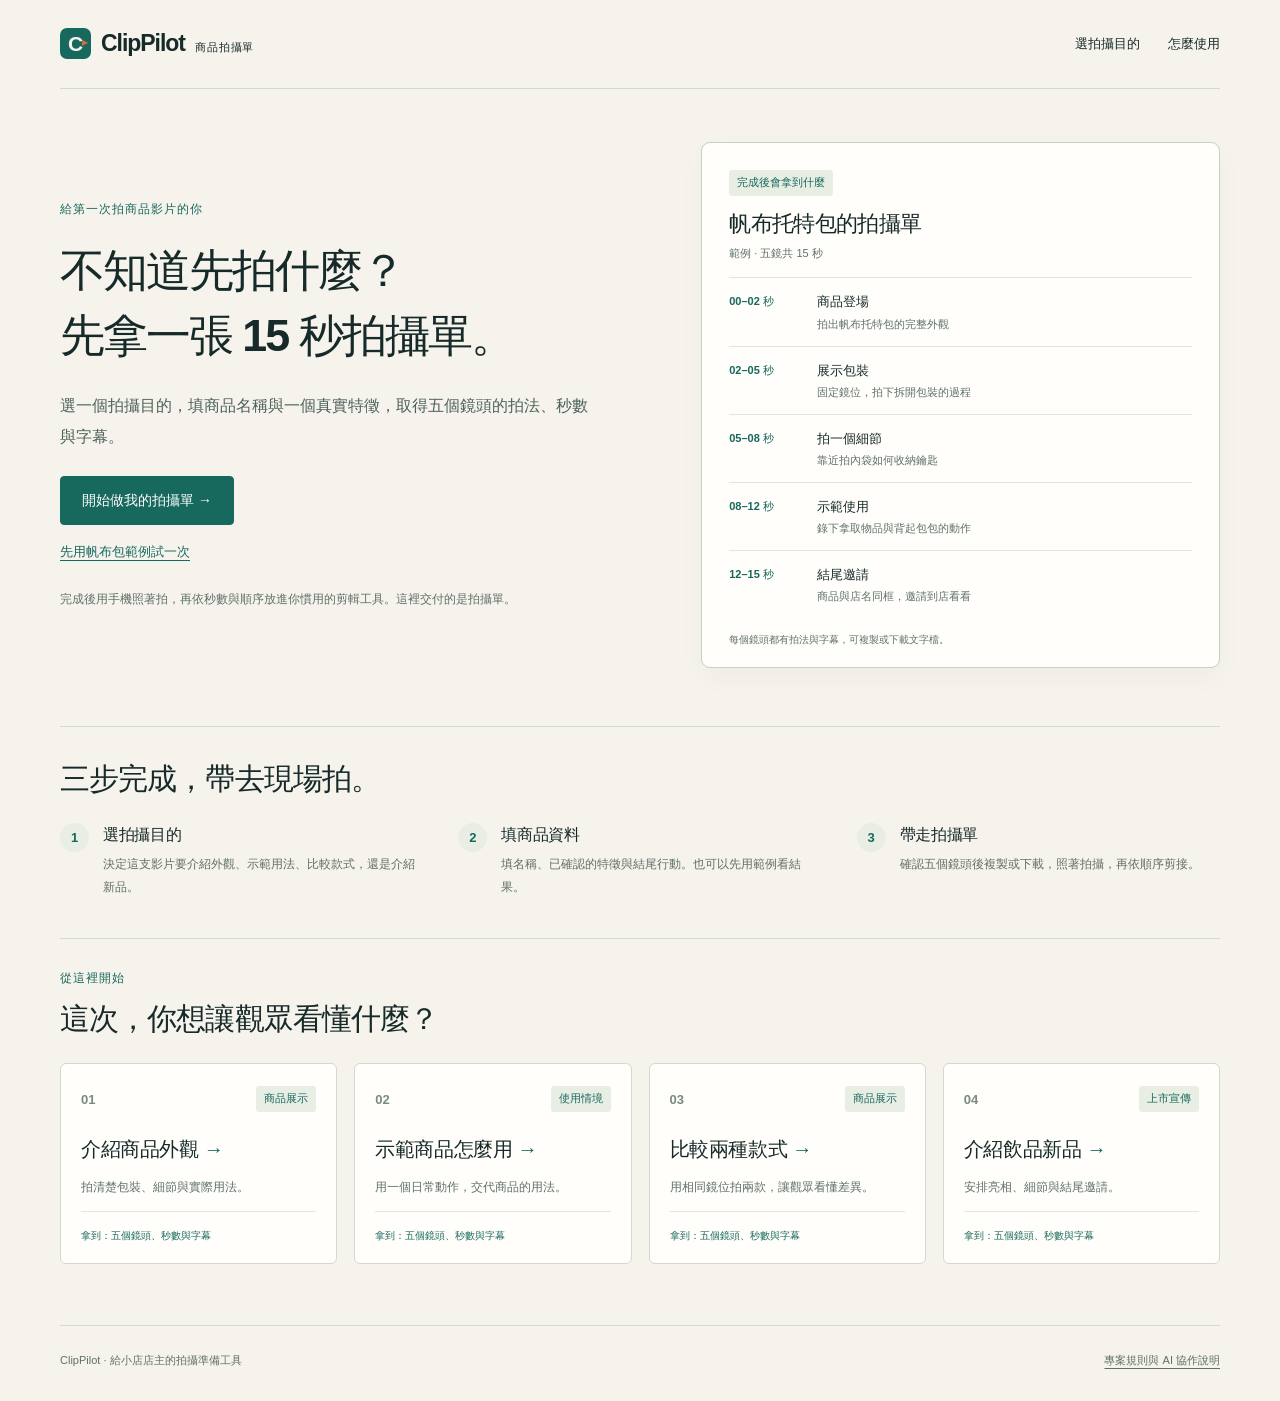
<file: index.html>
<!doctype html>
<html lang="zh-Hant"><head><meta charset="utf-8"><meta name="viewport" content="width=device-width,initial-scale=1"><meta name="description" content="選拍攝目的、填商品資料，帶走五個鏡頭的15秒商品拍攝單。"><title>15 秒商品拍攝單 | ClipPilot 商品拍攝單</title><link rel="stylesheet" href="assets/site.css"><script defer src="assets/worksheet.js"></script><script defer src="assets/site.js"></script></head>
<body><a class="skip-link" href="#main">跳至主要內容</a><header class="site-header wrap"><a class="brand" href="index.html"><span class="brand-mark" aria-hidden="true">C<span>▶</span></span><span>ClipPilot<small>商品拍攝單</small></span></a><nav class="nav" aria-label="主要導覽"><a href="index.html#library">選拍攝目的</a><a href="index.html#how-to">怎麼使用</a></nav></header><main id="main"><section class="hero wrap"><div class="hero-grid"><div class="hero-copy"><p class="eyebrow">給第一次拍商品影片的你</p><h1>不知道先拍什麼？<br>先拿一張 15 秒拍攝單。</h1><p class="lead">選一個拍攝目的，填商品名稱與一個真實特徵，取得五個鏡頭的拍法、秒數與字幕。</p><a class="primary-link" href="#library">開始做我的拍攝單 →</a><a class="secondary-link" href="guides/product-reveal/index.html?example=1#worksheet-result">先用帆布包範例試一次</a><p class="scope-note">完成後用手機照著拍，再依秒數與順序放進你慣用的剪輯工具。這裡交付的是拍攝單。</p></div><div class="hero-art sample-sheet"><div class="sample-sheet-head"><span class="tag">完成後會拿到什麼</span><h2>帆布托特包的拍攝單</h2><p>範例 · 五鏡共 15 秒</p></div><div class="sample-row"><span class="sample-time">00–02 秒</span><div class="sample-text"><b>商品登場</b><span>拍出帆布托特包的完整外觀</span></div></div><div class="sample-row"><span class="sample-time">02–05 秒</span><div class="sample-text"><b>展示包裝</b><span>固定鏡位，拍下拆開包裝的過程</span></div></div><div class="sample-row"><span class="sample-time">05–08 秒</span><div class="sample-text"><b>拍一個細節</b><span>靠近拍內袋如何收納鑰匙</span></div></div><div class="sample-row"><span class="sample-time">08–12 秒</span><div class="sample-text"><b>示範使用</b><span>錄下拿取物品與背起包包的動作</span></div></div><div class="sample-row"><span class="sample-time">12–15 秒</span><div class="sample-text"><b>結尾邀請</b><span>商品與店名同框，邀請到店看看</span></div></div><p class="sample-note">每個鏡頭都有拍法與字幕，可複製或下載文字檔。</p></div></div></section>
<section class="wrap" id="how-to"><div class="section-head"><div><h2>三步完成，帶去現場拍。</h2></div></div><div class="how-steps"><article class="step"><span>1</span><h3>選拍攝目的</h3><p>決定這支影片要介紹外觀、示範用法、比較款式，還是介紹新品。</p></article><article class="step"><span>2</span><h3>填商品資料</h3><p>填名稱、已確認的特徵與結尾行動。也可以先用範例看結果。</p></article><article class="step"><span>3</span><h3>帶走拍攝單</h3><p>確認五個鏡頭後複製或下載，照著拍攝，再依順序剪接。</p></article></div></section>
<section class="wrap library" id="library"><div class="section-head"><div><p class="eyebrow">從這裡開始</p><h2>這次，你想讓觀眾看懂什麼？</h2></div></div><div class="goal-grid"><article class="guide-card"><div class="card-top"><span class="card-number">01</span><span class="tag">商品展示</span></div><h3><a class="card-link" href="guides/product-reveal/index.html">介紹商品外觀<span aria-hidden="true"> →</span></a></h3><p>拍清楚包裝、細節與實際用法。</p><p class="card-outcome">拿到：五個鏡頭、秒數與字幕</p></article><article class="guide-card"><div class="card-top"><span class="card-number">02</span><span class="tag">使用情境</span></div><h3><a class="card-link" href="guides/daily-scenario/index.html">示範商品怎麼用<span aria-hidden="true"> →</span></a></h3><p>用一個日常動作，交代商品的用法。</p><p class="card-outcome">拿到：五個鏡頭、秒數與字幕</p></article><article class="guide-card"><div class="card-top"><span class="card-number">03</span><span class="tag">商品展示</span></div><h3><a class="card-link" href="guides/feature-comparison/index.html">比較兩種款式<span aria-hidden="true"> →</span></a></h3><p>用相同鏡位拍兩款，讓觀眾看懂差異。</p><p class="card-outcome">拿到：五個鏡頭、秒數與字幕</p></article><article class="guide-card"><div class="card-top"><span class="card-number">04</span><span class="tag">上市宣傳</span></div><h3><a class="card-link" href="guides/drink-launch/index.html">介紹飲品新品<span aria-hidden="true"> →</span></a></h3><p>安排亮相、細節與結尾邀請。</p><p class="card-outcome">拿到：五個鏡頭、秒數與字幕</p></article></div></section></main><footer class="wrap"><span>ClipPilot · 給小店店主的拍攝準備工具</span><a href="maintenance/index.html">專案規則與 AI 協作說明</a></footer></body></html>
</file>
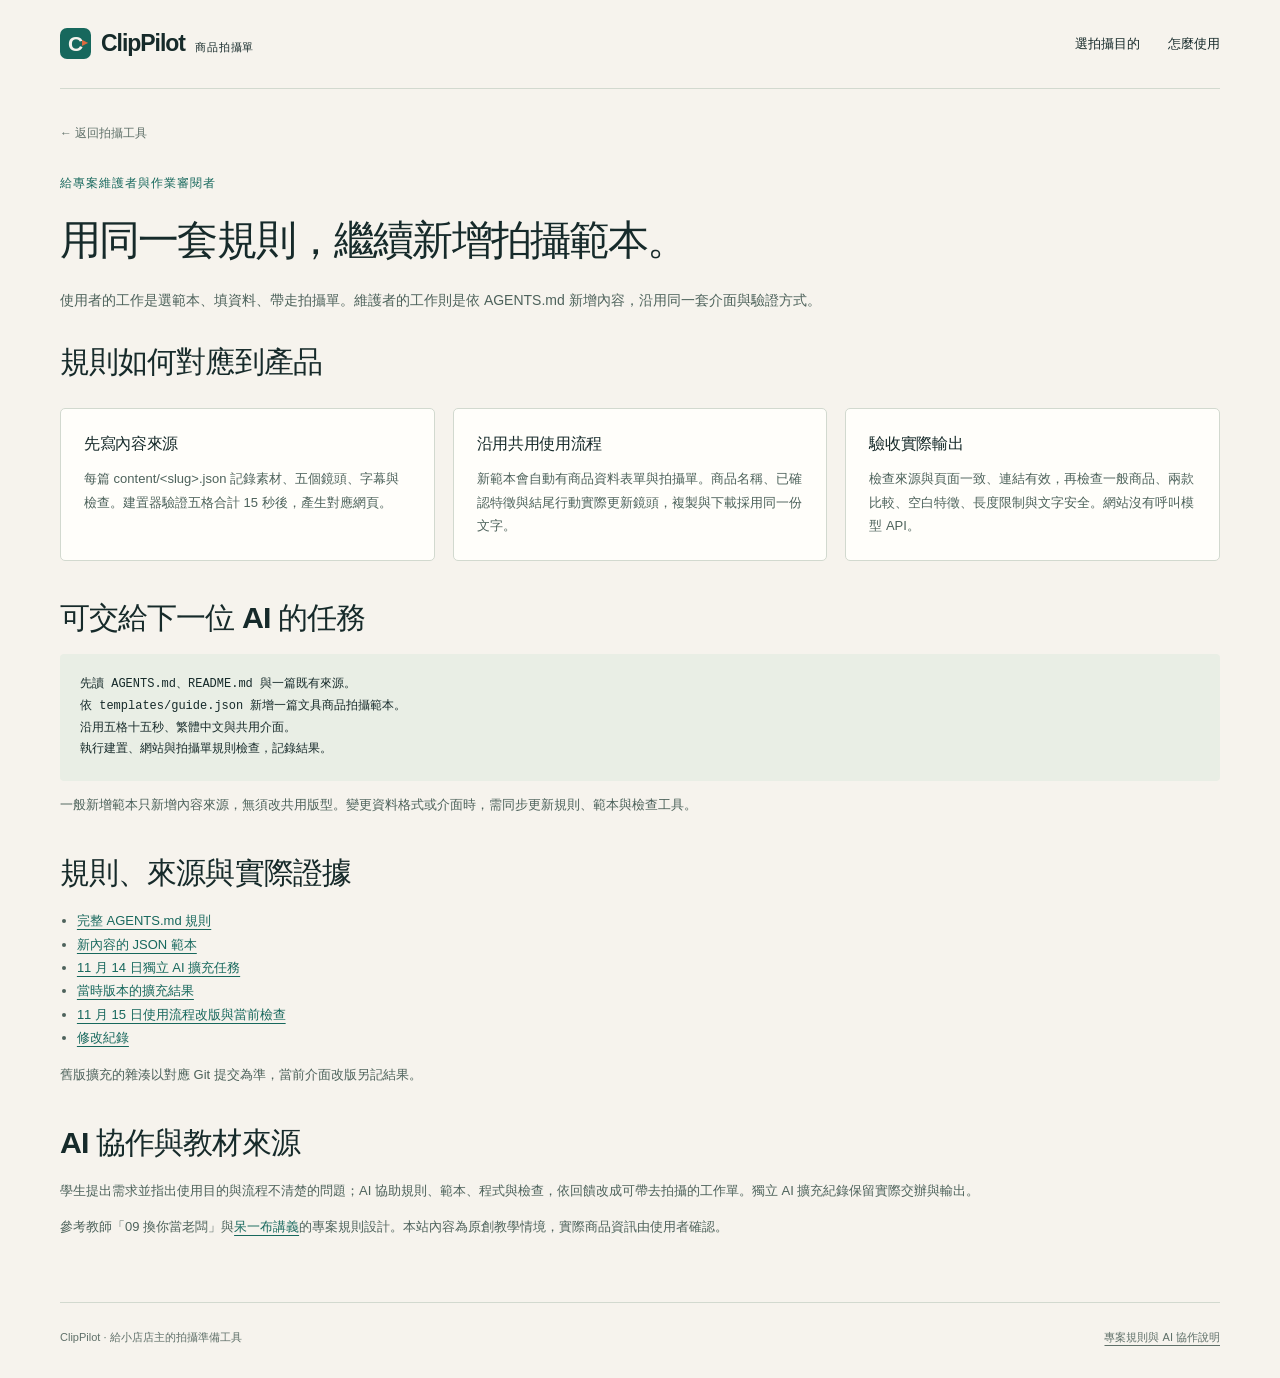
<file: maintenance/index.html>
<!doctype html>
<html lang="zh-Hant"><head><meta charset="utf-8"><meta name="viewport" content="width=device-width,initial-scale=1"><meta name="description" content="選拍攝目的、填商品資料，帶走五個鏡頭的15秒商品拍攝單。"><title>專案規則與 AI 協作 | ClipPilot 商品拍攝單</title><link rel="stylesheet" href="../assets/site.css"><script defer src="../assets/worksheet.js"></script><script defer src="../assets/site.js"></script></head>
<body><a class="skip-link" href="#main">跳至主要內容</a><header class="site-header wrap"><a class="brand" href="../index.html"><span class="brand-mark" aria-hidden="true">C<span>▶</span></span><span>ClipPilot<small>商品拍攝單</small></span></a><nav class="nav" aria-label="主要導覽"><a href="../index.html#library">選拍攝目的</a><a href="../index.html#how-to">怎麼使用</a></nav></header><main id="main"><article class="article wrap"><a class="back-link" href="../index.html">← 返回拍攝工具</a><header class="article-head"><p class="eyebrow">給專案維護者與作業審閱者</p><h1>用同一套規則，繼續新增拍攝範本。</h1><p class="lead">使用者的工作是選範本、填資料、帶走拍攝單。維護者的工作則是依 AGENTS.md 新增內容，沿用同一套介面與驗證方式。</p></header><section><h2>規則如何對應到產品</h2><div class="rules-grid"><article class="rule-card"><h3>先寫內容來源</h3><p>每篇 content/&lt;slug&gt;.json 記錄素材、五個鏡頭、字幕與檢查。建置器驗證五格合計 15 秒後，產生對應網頁。</p></article><article class="rule-card"><h3>沿用共用使用流程</h3><p>新範本會自動有商品資料表單與拍攝單。商品名稱、已確認特徵與結尾行動實際更新鏡頭，複製與下載採用同一份文字。</p></article><article class="rule-card"><h3>驗收實際輸出</h3><p>檢查來源與頁面一致、連結有效，再檢查一般商品、兩款比較、空白特徵、長度限制與文字安全。網站沒有呼叫模型 API。</p></article></div></section><section><h2>可交給下一位 AI 的任務</h2><pre class="code">先讀 AGENTS.md、README.md 與一篇既有來源。
依 templates/guide.json 新增一篇文具商品拍攝範本。
沿用五格十五秒、繁體中文與共用介面。
執行建置、網站與拍攝單規則檢查，記錄結果。</pre><p>一般新增範本只新增內容來源，無須改共用版型。變更資料格式或介面時，需同步更新規則、範本與檢查工具。</p></section><section><h2>規則、來源與實際證據</h2><ul><li><a href="../AGENTS.md">完整 AGENTS.md 規則</a></li><li><a href="../templates/guide.json">新內容的 JSON 範本</a></li><li><a href="../evidence/extension-task.md">11 月 14 日獨立 AI 擴充任務</a></li><li><a href="../evidence/extension-result.md">當時版本的擴充結果</a></li><li><a href="../evidence/usability-update.json">11 月 15 日使用流程改版與當前檢查</a></li><li><a href="../CHANGELOG.md">修改紀錄</a></li></ul><p>舊版擴充的雜湊以對應 Git 提交為準，當前介面改版另記結果。</p></section><section><h2>AI 協作與教材來源</h2><p>學生提出需求並指出使用目的與流程不清楚的問題；AI 協助規則、範本、程式與檢查，依回饋改成可帶去拍攝的工作單。獨立 AI 擴充紀錄保留實際交辦與輸出。</p><p>參考教師「09 換你當老闆」與<a href="https://diveai-lab.github.io/diveai-lessons/">呆一布講義</a>的專案規則設計。本站內容為原創教學情境，實際商品資訊由使用者確認。</p></section></article></main><footer class="wrap"><span>ClipPilot · 給小店店主的拍攝準備工具</span><a href="../maintenance/index.html">專案規則與 AI 協作說明</a></footer></body></html>
</file>
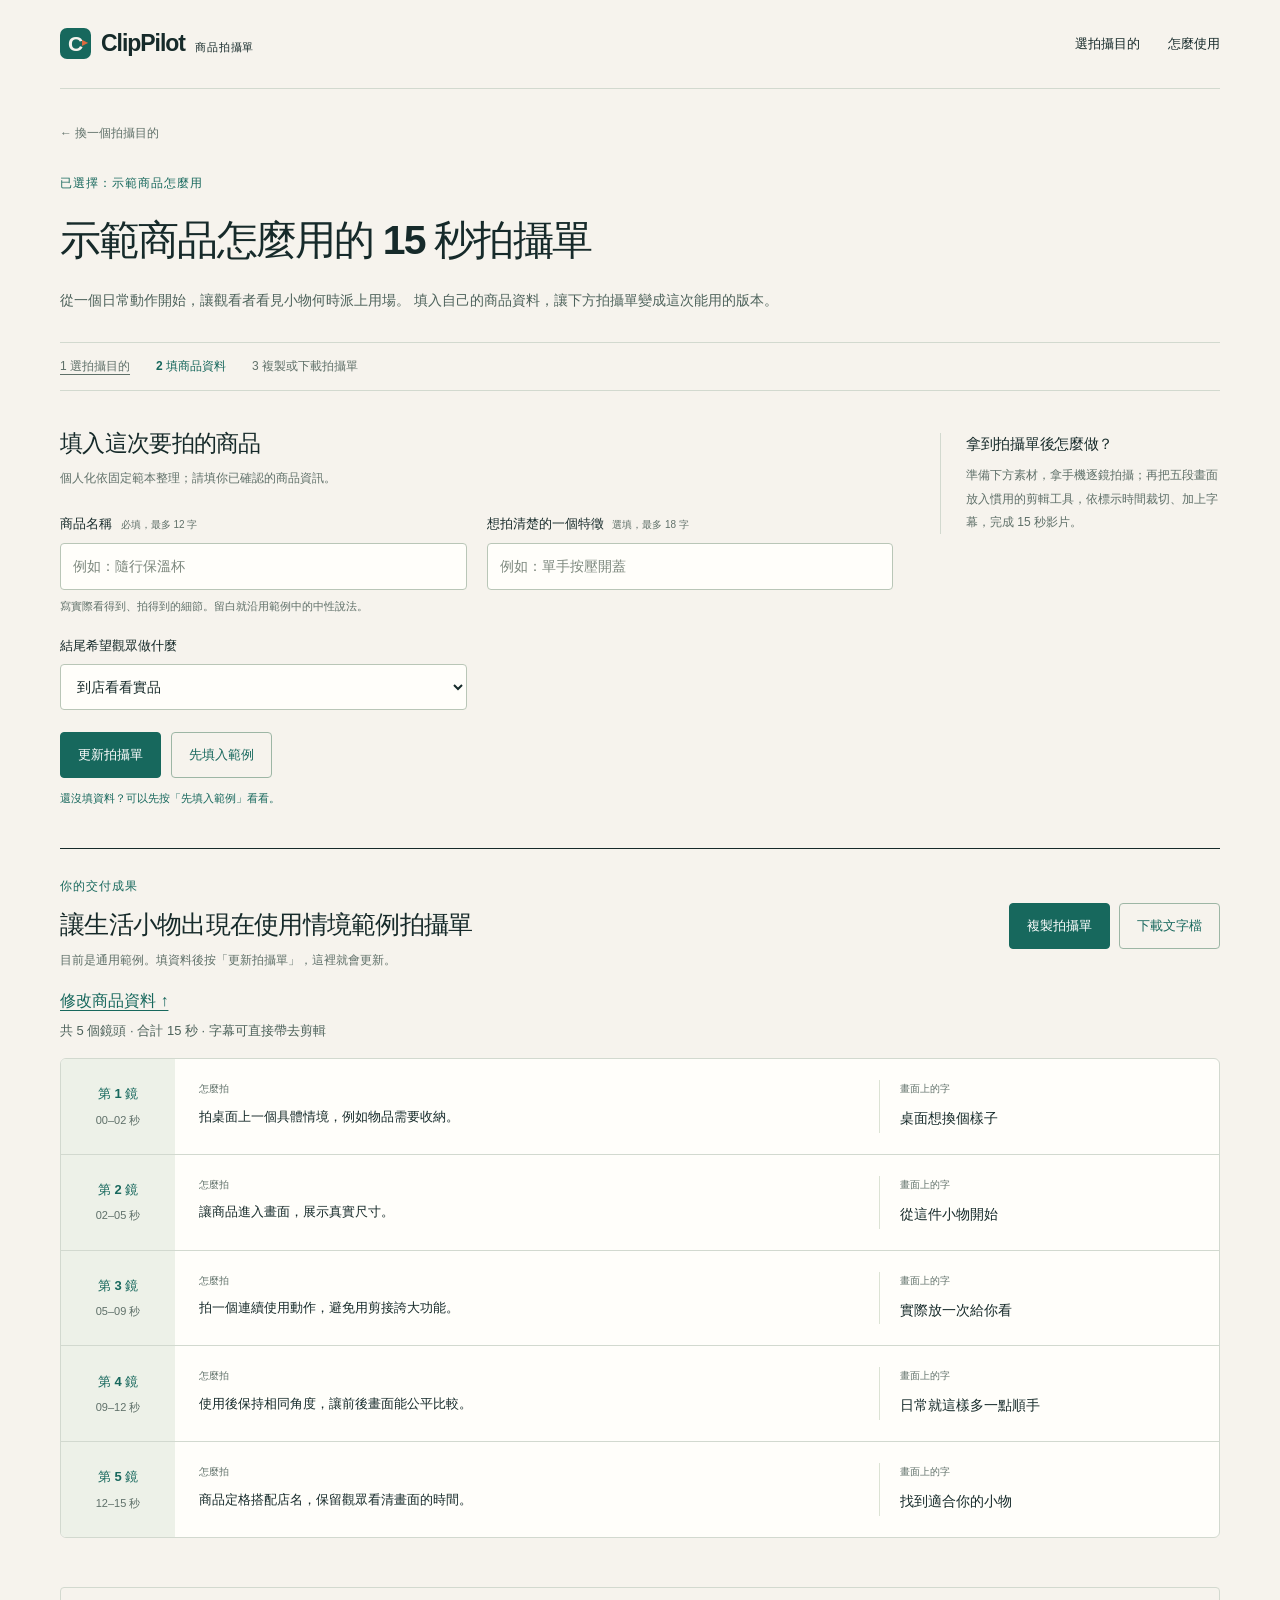
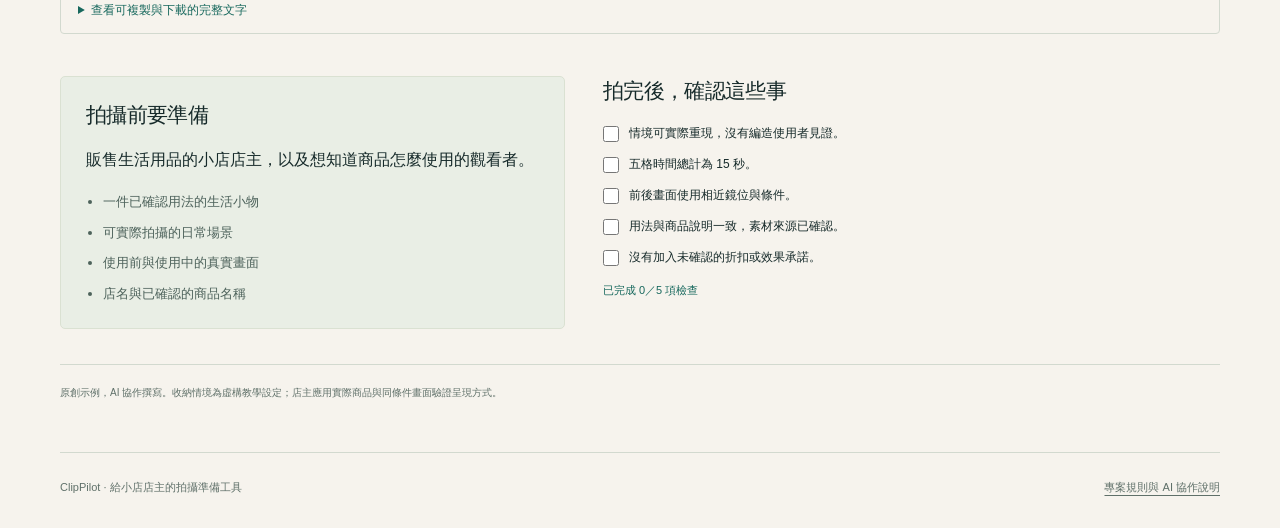
<file: guides/daily-scenario/index.html>
<!doctype html>
<html lang="zh-Hant"><head><meta charset="utf-8"><meta name="viewport" content="width=device-width,initial-scale=1"><meta name="description" content="選拍攝目的、填商品資料，帶走五個鏡頭的15秒商品拍攝單。"><title>示範商品怎麼用拍攝單 | ClipPilot 商品拍攝單</title><link rel="stylesheet" href="../../assets/site.css"><script defer src="../../assets/worksheet.js"></script><script defer src="../../assets/site.js"></script></head>
<body><a class="skip-link" href="#main">跳至主要內容</a><header class="site-header wrap"><a class="brand" href="../../index.html"><span class="brand-mark" aria-hidden="true">C<span>▶</span></span><span>ClipPilot<small>商品拍攝單</small></span></a><nav class="nav" aria-label="主要導覽"><a href="../../index.html#library">選拍攝目的</a><a href="../../index.html#how-to">怎麼使用</a></nav></header><main id="main"><article class="article wrap"><a class="back-link" href="../../index.html#library">← 換一個拍攝目的</a><header class="article-head"><p class="eyebrow">已選擇：示範商品怎麼用</p><h1>示範商品怎麼用的 15 秒拍攝單</h1><p class="lead">從一個日常動作開始，讓觀看者看見小物何時派上用場。 填入自己的商品資料，讓下方拍攝單變成這次能用的版本。</p></header><ol class="guide-progress" aria-label="使用步驟"><li><a href="../../index.html#library">1 選拍攝目的</a></li><li>2 填商品資料</li><li>3 複製或下載拍攝單</li></ol>
<section id="worksheet" class="worksheet-layout"><div class="worksheet-inputs"><h2>填入這次要拍的商品</h2><p>個人化依固定範本整理；請填你已確認的商品資訊。</p><form id="worksheet-form" data-mode="single"><label for="product-name">商品名稱 <span>必填，最多 12 字</span><input id="product-name" name="name" required maxlength="12" placeholder="例如：隨行保溫杯" autocomplete="off"></label><label for="product-feature">想拍清楚的一個特徵 <span>選填，最多 18 字</span><input id="product-feature" name="feature" maxlength="18" placeholder="例如：單手按壓開蓋" autocomplete="off"></label><p class="field-help">寫實際看得到、拍得到的細節。留白就沿用範例中的中性說法。</p><label for="ending-action">結尾希望觀眾做什麼<select id="ending-action" name="action"><option>到店看看實品</option><option>私訊詢問商品</option><option>查看商品資訊</option></select></label><div class="form-actions"><button type="submit">更新拍攝單</button><button id="use-example" type="button" data-example-name="隨行保溫杯" data-example-variant="" data-example-feature="單手按壓開蓋">先填入範例</button></div><p id="sheet-feedback" role="status" aria-live="polite">還沒填資料？可以先按「先填入範例」看看。</p></form><noscript><p>目前仍可閱讀下方範例拍攝單；個人化、複製與下載需要啟用 JavaScript。</p></noscript><div class="worksheet-help"><h3>拿到拍攝單後怎麼做？</h3><p>準備下方素材，拿手機逐鏡拍攝；再把五段畫面放入慣用的剪輯工具，依標示時間裁切、加上字幕，完成 15 秒影片。</p></div></div></section>
<section id="worksheet-result" class="worksheet-result" aria-labelledby="sheet-product"><div class="result-head"><div><p class="eyebrow">你的交付成果</p><h2 id="sheet-product">讓生活小物出現在使用情境範例拍攝單</h2><p id="sheet-notice" role="status">目前是通用範例。填資料後按「更新拍攝單」，這裡就會更新。</p><a class="edit-link" href="#worksheet">修改商品資料 ↑</a></div><div class="sheet-actions"><button id="copy-brief" type="button">複製拍攝單</button><button id="download-brief" type="button">下載文字檔</button></div></div><p class="sheet-time">共 5 個鏡頭 · 合計 15 秒 · 字幕可直接帶去剪輯</p><div class="shots"><article class="shot" data-index="0"><div class="shot-index">第 1 鏡<span class="seconds">00–02 秒</span></div><div class="shot-copy"><small class="shot-label">怎麼拍</small><p data-shot-visual>拍桌面上一個具體情境，例如物品需要收納。</p><p class="caption"><small>畫面上的字</small><strong data-shot-caption>桌面想換個樣子</strong></p></div></article><article class="shot" data-index="1"><div class="shot-index">第 2 鏡<span class="seconds">02–05 秒</span></div><div class="shot-copy"><small class="shot-label">怎麼拍</small><p data-shot-visual>讓商品進入畫面，展示真實尺寸。</p><p class="caption"><small>畫面上的字</small><strong data-shot-caption>從這件小物開始</strong></p></div></article><article class="shot" data-index="2"><div class="shot-index">第 3 鏡<span class="seconds">05–09 秒</span></div><div class="shot-copy"><small class="shot-label">怎麼拍</small><p data-shot-visual>拍一個連續使用動作，避免用剪接誇大功能。</p><p class="caption"><small>畫面上的字</small><strong data-shot-caption>實際放一次給你看</strong></p></div></article><article class="shot" data-index="3"><div class="shot-index">第 4 鏡<span class="seconds">09–12 秒</span></div><div class="shot-copy"><small class="shot-label">怎麼拍</small><p data-shot-visual>使用後保持相同角度，讓前後畫面能公平比較。</p><p class="caption"><small>畫面上的字</small><strong data-shot-caption>日常就這樣多一點順手</strong></p></div></article><article class="shot" data-index="4"><div class="shot-index">第 5 鏡<span class="seconds">12–15 秒</span></div><div class="shot-copy"><small class="shot-label">怎麼拍</small><p data-shot-visual>商品定格搭配店名，保留觀眾看清畫面的時間。</p><p class="caption"><small>畫面上的字</small><strong data-shot-caption>找到適合你的小物</strong></p></div></article></div><p id="copy-status" role="status"></p><details class="brief-section"><summary>查看可複製與下載的完整文字</summary><pre id="brief">讓生活小物出現在使用情境
素材：一件已確認用法的生活小物、可實際拍攝的日常場景、使用前與使用中的真實畫面、店名與已確認的商品名稱
00–02 秒｜拍桌面上一個具體情境，例如物品需要收納。 字幕：桌面想換個樣子
02–05 秒｜讓商品進入畫面，展示真實尺寸。 字幕：從這件小物開始
05–09 秒｜拍一個連續使用動作，避免用剪接誇大功能。 字幕：實際放一次給你看
09–12 秒｜使用後保持相同角度，讓前後畫面能公平比較。 字幕：日常就這樣多一點順手
12–15 秒｜商品定格搭配店名，保留觀眾看清畫面的時間。 字幕：找到適合你的小物
檢查：情境可實際重現，沒有編造使用者見證。；五格時間總計為 15 秒。；前後畫面使用相近鏡位與條件。；用法與商品說明一致，素材來源已確認。；沒有加入未確認的折扣或效果承諾。</pre></details></section>
<section class="preparation"><div class="materials"><h2>拍攝前要準備</h2><p>販售生活用品的小店店主，以及想知道商品怎麼使用的觀看者。</p><ul><li>一件已確認用法的生活小物</li><li>可實際拍攝的日常場景</li><li>使用前與使用中的真實畫面</li><li>店名與已確認的商品名稱</li></ul></div><div class="check-section"><h2>拍完後，確認這些事</h2><div class="checklist"><label><input type="checkbox" data-check="0"><span>情境可實際重現，沒有編造使用者見證。</span></label><label><input type="checkbox" data-check="1"><span>五格時間總計為 15 秒。</span></label><label><input type="checkbox" data-check="2"><span>前後畫面使用相近鏡位與條件。</span></label><label><input type="checkbox" data-check="3"><span>用法與商品說明一致，素材來源已確認。</span></label><label><input type="checkbox" data-check="4"><span>沒有加入未確認的折扣或效果承諾。</span></label></div><p id="check-status" aria-live="polite">已確認 0 / 5 項</p></div></section><p class="provenance">原創示例，AI 協作撰寫。收納情境為虛構教學設定；店主應用實際商品與同條件畫面驗證呈現方式。</p></article><script id="guide-data" type="application/json">{"slug": "daily-scenario", "title": "讓生活小物出現在使用情境", "category": "使用情境", "summary": "從一個日常動作開始，讓觀看者看見小物何時派上用場。", "audience": "販售生活用品的小店店主，以及想知道商品怎麼使用的觀看者。", "materials": ["一件已確認用法的生活小物", "可實際拍攝的日常場景", "使用前與使用中的真實畫面", "店名與已確認的商品名稱"], "shots": [{"seconds": 2, "visual": "拍桌面上一個具體情境，例如物品需要收納。", "caption": "桌面想換個樣子"}, {"seconds": 3, "visual": "讓商品進入畫面，展示真實尺寸。", "caption": "從這件小物開始"}, {"seconds": 4, "visual": "拍一個連續使用動作，避免用剪接誇大功能。", "caption": "實際放一次給你看"}, {"seconds": 3, "visual": "使用後保持相同角度，讓前後畫面能公平比較。", "caption": "日常就這樣多一點順手"}, {"seconds": 3, "visual": "商品定格搭配店名，保留觀眾看清畫面的時間。", "caption": "找到適合你的小物"}], "checks": ["情境可實際重現，沒有編造使用者見證。", "五格時間總計為 15 秒。", "前後畫面使用相近鏡位與條件。", "用法與商品說明一致，素材來源已確認。", "沒有加入未確認的折扣或效果承諾。"], "related": ["product-reveal", "feature-comparison"], "updated": "2026-11-14", "provenance": "原創示例，AI 協作撰寫。收納情境為虛構教學設定；店主應用實際商品與同條件畫面驗證呈現方式。"}</script></main><footer class="wrap"><span>ClipPilot · 給小店店主的拍攝準備工具</span><a href="../../maintenance/index.html">專案規則與 AI 協作說明</a></footer></body></html>
</file>
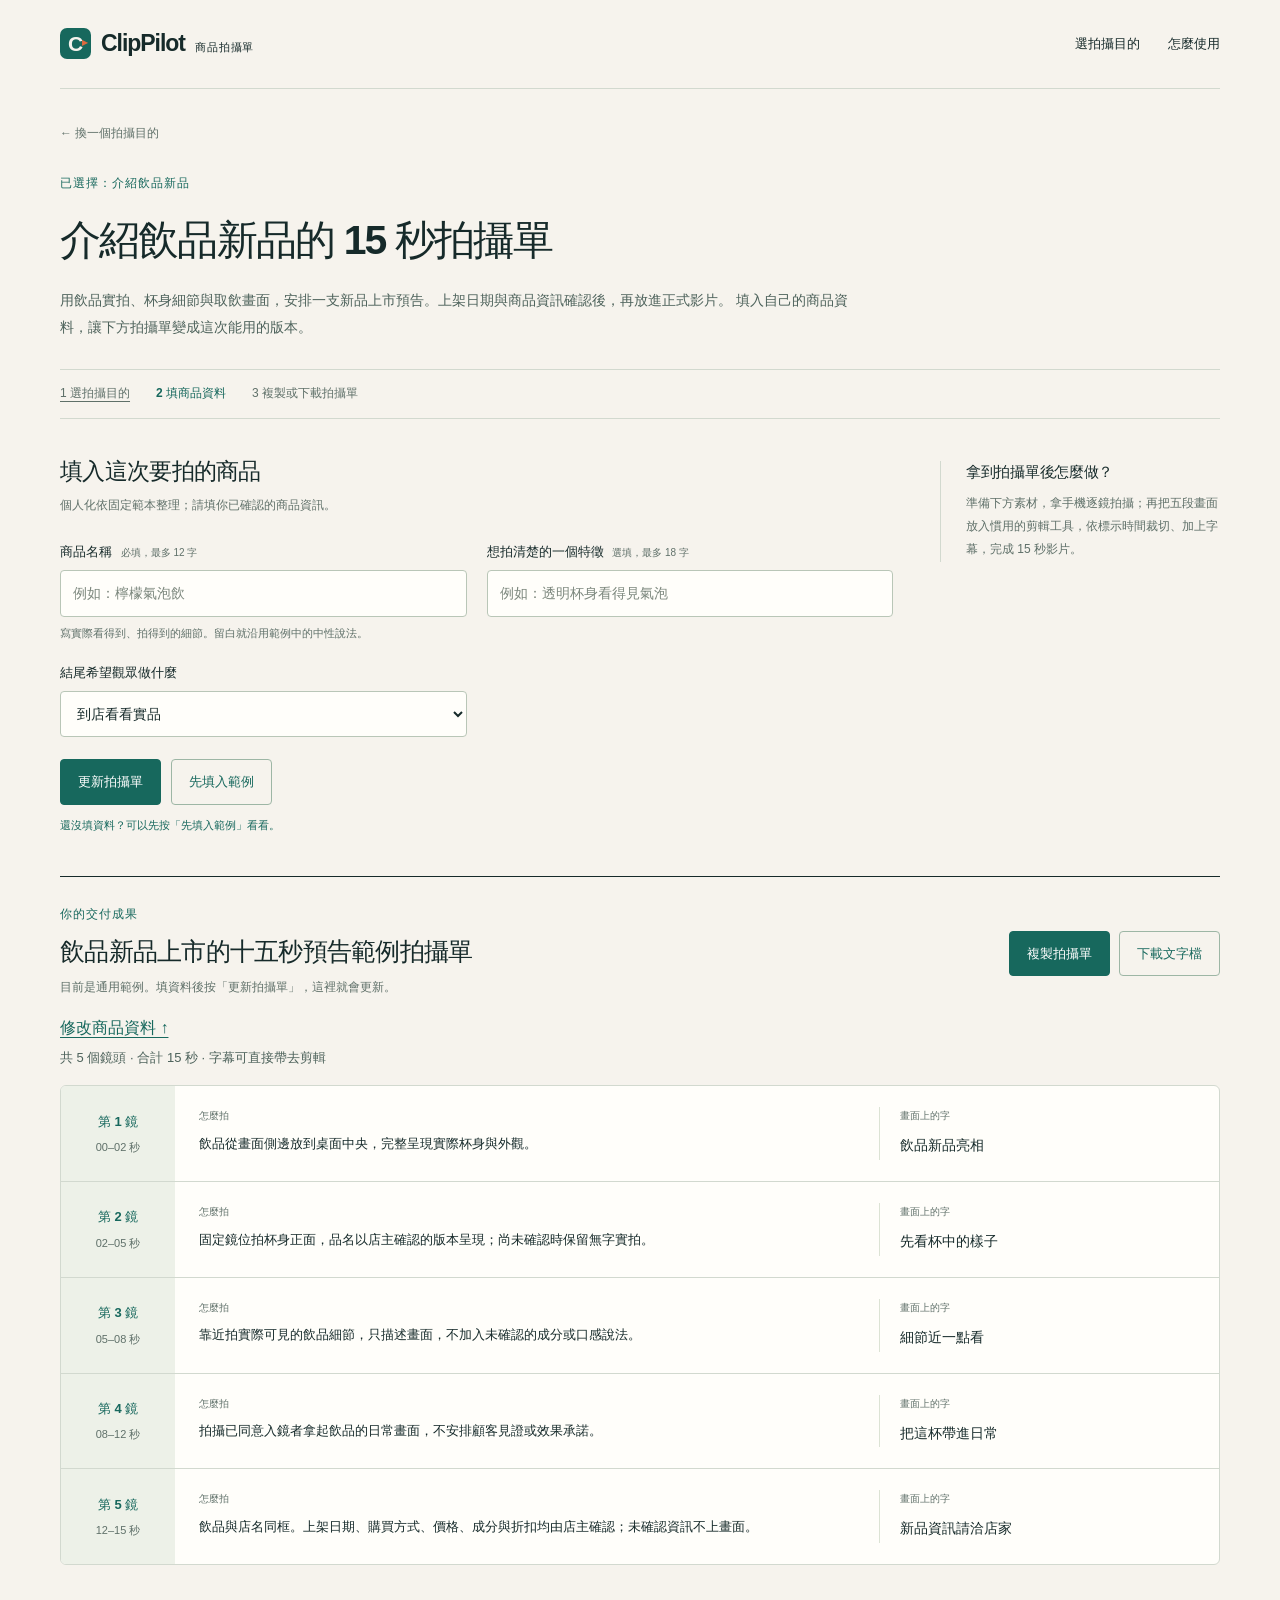
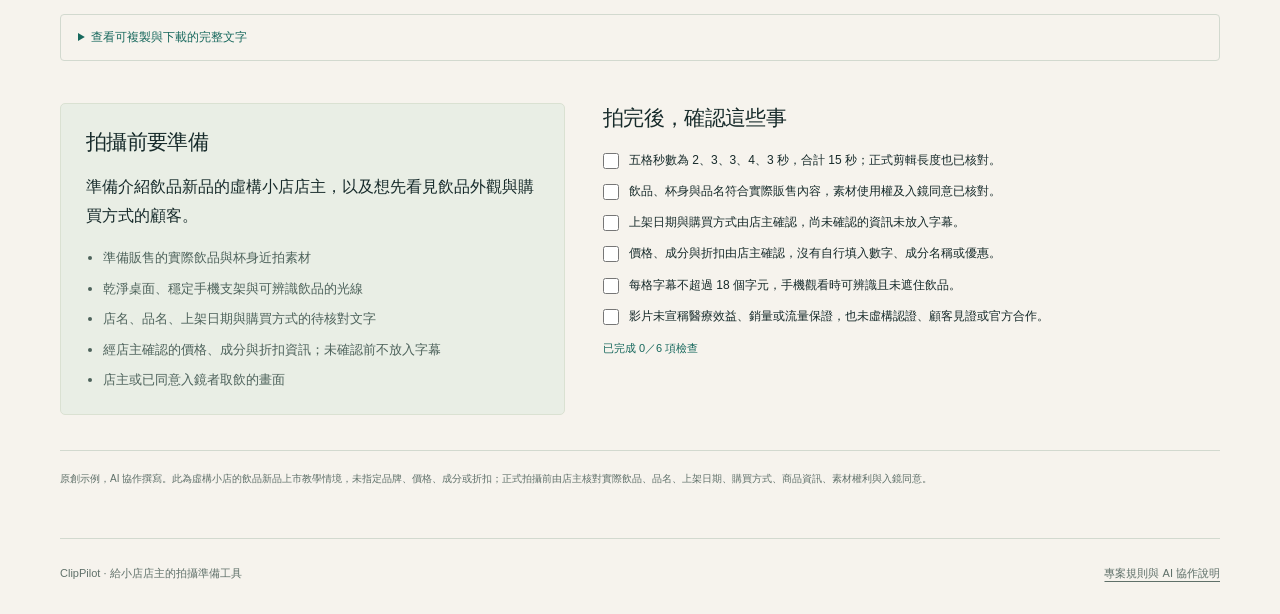
<file: guides/drink-launch/index.html>
<!doctype html>
<html lang="zh-Hant"><head><meta charset="utf-8"><meta name="viewport" content="width=device-width,initial-scale=1"><meta name="description" content="選拍攝目的、填商品資料，帶走五個鏡頭的15秒商品拍攝單。"><title>介紹飲品新品拍攝單 | ClipPilot 商品拍攝單</title><link rel="stylesheet" href="../../assets/site.css"><script defer src="../../assets/worksheet.js"></script><script defer src="../../assets/site.js"></script></head>
<body><a class="skip-link" href="#main">跳至主要內容</a><header class="site-header wrap"><a class="brand" href="../../index.html"><span class="brand-mark" aria-hidden="true">C<span>▶</span></span><span>ClipPilot<small>商品拍攝單</small></span></a><nav class="nav" aria-label="主要導覽"><a href="../../index.html#library">選拍攝目的</a><a href="../../index.html#how-to">怎麼使用</a></nav></header><main id="main"><article class="article wrap"><a class="back-link" href="../../index.html#library">← 換一個拍攝目的</a><header class="article-head"><p class="eyebrow">已選擇：介紹飲品新品</p><h1>介紹飲品新品的 15 秒拍攝單</h1><p class="lead">用飲品實拍、杯身細節與取飲畫面，安排一支新品上市預告。上架日期與商品資訊確認後，再放進正式影片。 填入自己的商品資料，讓下方拍攝單變成這次能用的版本。</p></header><ol class="guide-progress" aria-label="使用步驟"><li><a href="../../index.html#library">1 選拍攝目的</a></li><li>2 填商品資料</li><li>3 複製或下載拍攝單</li></ol>
<section id="worksheet" class="worksheet-layout"><div class="worksheet-inputs"><h2>填入這次要拍的商品</h2><p>個人化依固定範本整理；請填你已確認的商品資訊。</p><form id="worksheet-form" data-mode="single"><label for="product-name">商品名稱 <span>必填，最多 12 字</span><input id="product-name" name="name" required maxlength="12" placeholder="例如：檸檬氣泡飲" autocomplete="off"></label><label for="product-feature">想拍清楚的一個特徵 <span>選填，最多 18 字</span><input id="product-feature" name="feature" maxlength="18" placeholder="例如：透明杯身看得見氣泡" autocomplete="off"></label><p class="field-help">寫實際看得到、拍得到的細節。留白就沿用範例中的中性說法。</p><label for="ending-action">結尾希望觀眾做什麼<select id="ending-action" name="action"><option>到店看看實品</option><option>私訊詢問商品</option><option>查看商品資訊</option></select></label><div class="form-actions"><button type="submit">更新拍攝單</button><button id="use-example" type="button" data-example-name="檸檬氣泡飲" data-example-variant="" data-example-feature="透明杯身看得見氣泡">先填入範例</button></div><p id="sheet-feedback" role="status" aria-live="polite">還沒填資料？可以先按「先填入範例」看看。</p></form><noscript><p>目前仍可閱讀下方範例拍攝單；個人化、複製與下載需要啟用 JavaScript。</p></noscript><div class="worksheet-help"><h3>拿到拍攝單後怎麼做？</h3><p>準備下方素材，拿手機逐鏡拍攝；再把五段畫面放入慣用的剪輯工具，依標示時間裁切、加上字幕，完成 15 秒影片。</p></div></div></section>
<section id="worksheet-result" class="worksheet-result" aria-labelledby="sheet-product"><div class="result-head"><div><p class="eyebrow">你的交付成果</p><h2 id="sheet-product">飲品新品上市的十五秒預告範例拍攝單</h2><p id="sheet-notice" role="status">目前是通用範例。填資料後按「更新拍攝單」，這裡就會更新。</p><a class="edit-link" href="#worksheet">修改商品資料 ↑</a></div><div class="sheet-actions"><button id="copy-brief" type="button">複製拍攝單</button><button id="download-brief" type="button">下載文字檔</button></div></div><p class="sheet-time">共 5 個鏡頭 · 合計 15 秒 · 字幕可直接帶去剪輯</p><div class="shots"><article class="shot" data-index="0"><div class="shot-index">第 1 鏡<span class="seconds">00–02 秒</span></div><div class="shot-copy"><small class="shot-label">怎麼拍</small><p data-shot-visual>飲品從畫面側邊放到桌面中央，完整呈現實際杯身與外觀。</p><p class="caption"><small>畫面上的字</small><strong data-shot-caption>飲品新品亮相</strong></p></div></article><article class="shot" data-index="1"><div class="shot-index">第 2 鏡<span class="seconds">02–05 秒</span></div><div class="shot-copy"><small class="shot-label">怎麼拍</small><p data-shot-visual>固定鏡位拍杯身正面，品名以店主確認的版本呈現；尚未確認時保留無字實拍。</p><p class="caption"><small>畫面上的字</small><strong data-shot-caption>先看杯中的樣子</strong></p></div></article><article class="shot" data-index="2"><div class="shot-index">第 3 鏡<span class="seconds">05–08 秒</span></div><div class="shot-copy"><small class="shot-label">怎麼拍</small><p data-shot-visual>靠近拍實際可見的飲品細節，只描述畫面，不加入未確認的成分或口感說法。</p><p class="caption"><small>畫面上的字</small><strong data-shot-caption>細節近一點看</strong></p></div></article><article class="shot" data-index="3"><div class="shot-index">第 4 鏡<span class="seconds">08–12 秒</span></div><div class="shot-copy"><small class="shot-label">怎麼拍</small><p data-shot-visual>拍攝已同意入鏡者拿起飲品的日常畫面，不安排顧客見證或效果承諾。</p><p class="caption"><small>畫面上的字</small><strong data-shot-caption>把這杯帶進日常</strong></p></div></article><article class="shot" data-index="4"><div class="shot-index">第 5 鏡<span class="seconds">12–15 秒</span></div><div class="shot-copy"><small class="shot-label">怎麼拍</small><p data-shot-visual>飲品與店名同框。上架日期、購買方式、價格、成分與折扣均由店主確認；未確認資訊不上畫面。</p><p class="caption"><small>畫面上的字</small><strong data-shot-caption>新品資訊請洽店家</strong></p></div></article></div><p id="copy-status" role="status"></p><details class="brief-section"><summary>查看可複製與下載的完整文字</summary><pre id="brief">飲品新品上市的十五秒預告
素材：準備販售的實際飲品與杯身近拍素材、乾淨桌面、穩定手機支架與可辨識飲品的光線、店名、品名、上架日期與購買方式的待核對文字、經店主確認的價格、成分與折扣資訊；未確認前不放入字幕、店主或已同意入鏡者取飲的畫面
00–02 秒｜飲品從畫面側邊放到桌面中央，完整呈現實際杯身與外觀。 字幕：飲品新品亮相
02–05 秒｜固定鏡位拍杯身正面，品名以店主確認的版本呈現；尚未確認時保留無字實拍。 字幕：先看杯中的樣子
05–08 秒｜靠近拍實際可見的飲品細節，只描述畫面，不加入未確認的成分或口感說法。 字幕：細節近一點看
08–12 秒｜拍攝已同意入鏡者拿起飲品的日常畫面，不安排顧客見證或效果承諾。 字幕：把這杯帶進日常
12–15 秒｜飲品與店名同框。上架日期、購買方式、價格、成分與折扣均由店主確認；未確認資訊不上畫面。 字幕：新品資訊請洽店家
檢查：五格秒數為 2、3、3、4、3 秒，合計 15 秒；正式剪輯長度也已核對。；飲品、杯身與品名符合實際販售內容，素材使用權及入鏡同意已核對。；上架日期與購買方式由店主確認，尚未確認的資訊未放入字幕。；價格、成分與折扣由店主確認，沒有自行填入數字、成分名稱或優惠。；每格字幕不超過 18 個字元，手機觀看時可辨識且未遮住飲品。；影片未宣稱醫療效益、銷量或流量保證，也未虛構認證、顧客見證或官方合作。</pre></details></section>
<section class="preparation"><div class="materials"><h2>拍攝前要準備</h2><p>準備介紹飲品新品的虛構小店店主，以及想先看見飲品外觀與購買方式的顧客。</p><ul><li>準備販售的實際飲品與杯身近拍素材</li><li>乾淨桌面、穩定手機支架與可辨識飲品的光線</li><li>店名、品名、上架日期與購買方式的待核對文字</li><li>經店主確認的價格、成分與折扣資訊；未確認前不放入字幕</li><li>店主或已同意入鏡者取飲的畫面</li></ul></div><div class="check-section"><h2>拍完後，確認這些事</h2><div class="checklist"><label><input type="checkbox" data-check="0"><span>五格秒數為 2、3、3、4、3 秒，合計 15 秒；正式剪輯長度也已核對。</span></label><label><input type="checkbox" data-check="1"><span>飲品、杯身與品名符合實際販售內容，素材使用權及入鏡同意已核對。</span></label><label><input type="checkbox" data-check="2"><span>上架日期與購買方式由店主確認，尚未確認的資訊未放入字幕。</span></label><label><input type="checkbox" data-check="3"><span>價格、成分與折扣由店主確認，沒有自行填入數字、成分名稱或優惠。</span></label><label><input type="checkbox" data-check="4"><span>每格字幕不超過 18 個字元，手機觀看時可辨識且未遮住飲品。</span></label><label><input type="checkbox" data-check="5"><span>影片未宣稱醫療效益、銷量或流量保證，也未虛構認證、顧客見證或官方合作。</span></label></div><p id="check-status" aria-live="polite">已確認 0 / 6 項</p></div></section><p class="provenance">原創示例，AI 協作撰寫。此為虛構小店的飲品新品上市教學情境，未指定品牌、價格、成分或折扣；正式拍攝前由店主核對實際飲品、品名、上架日期、購買方式、商品資訊、素材權利與入鏡同意。</p></article><script id="guide-data" type="application/json">{"slug": "drink-launch", "title": "飲品新品上市的十五秒預告", "category": "上市宣傳", "summary": "用飲品實拍、杯身細節與取飲畫面，安排一支新品上市預告。上架日期與商品資訊確認後，再放進正式影片。", "audience": "準備介紹飲品新品的虛構小店店主，以及想先看見飲品外觀與購買方式的顧客。", "materials": ["準備販售的實際飲品與杯身近拍素材", "乾淨桌面、穩定手機支架與可辨識飲品的光線", "店名、品名、上架日期與購買方式的待核對文字", "經店主確認的價格、成分與折扣資訊；未確認前不放入字幕", "店主或已同意入鏡者取飲的畫面"], "shots": [{"seconds": 2, "visual": "飲品從畫面側邊放到桌面中央，完整呈現實際杯身與外觀。", "caption": "飲品新品亮相"}, {"seconds": 3, "visual": "固定鏡位拍杯身正面，品名以店主確認的版本呈現；尚未確認時保留無字實拍。", "caption": "先看杯中的樣子"}, {"seconds": 3, "visual": "靠近拍實際可見的飲品細節，只描述畫面，不加入未確認的成分或口感說法。", "caption": "細節近一點看"}, {"seconds": 4, "visual": "拍攝已同意入鏡者拿起飲品的日常畫面，不安排顧客見證或效果承諾。", "caption": "把這杯帶進日常"}, {"seconds": 3, "visual": "飲品與店名同框。上架日期、購買方式、價格、成分與折扣均由店主確認；未確認資訊不上畫面。", "caption": "新品資訊請洽店家"}], "checks": ["五格秒數為 2、3、3、4、3 秒，合計 15 秒；正式剪輯長度也已核對。", "飲品、杯身與品名符合實際販售內容，素材使用權及入鏡同意已核對。", "上架日期與購買方式由店主確認，尚未確認的資訊未放入字幕。", "價格、成分與折扣由店主確認，沒有自行填入數字、成分名稱或優惠。", "每格字幕不超過 18 個字元，手機觀看時可辨識且未遮住飲品。", "影片未宣稱醫療效益、銷量或流量保證，也未虛構認證、顧客見證或官方合作。"], "related": ["product-reveal", "daily-scenario"], "updated": "2026-11-14", "provenance": "原創示例，AI 協作撰寫。此為虛構小店的飲品新品上市教學情境，未指定品牌、價格、成分或折扣；正式拍攝前由店主核對實際飲品、品名、上架日期、購買方式、商品資訊、素材權利與入鏡同意。"}</script></main><footer class="wrap"><span>ClipPilot · 給小店店主的拍攝準備工具</span><a href="../../maintenance/index.html">專案規則與 AI 協作說明</a></footer></body></html>
</file>
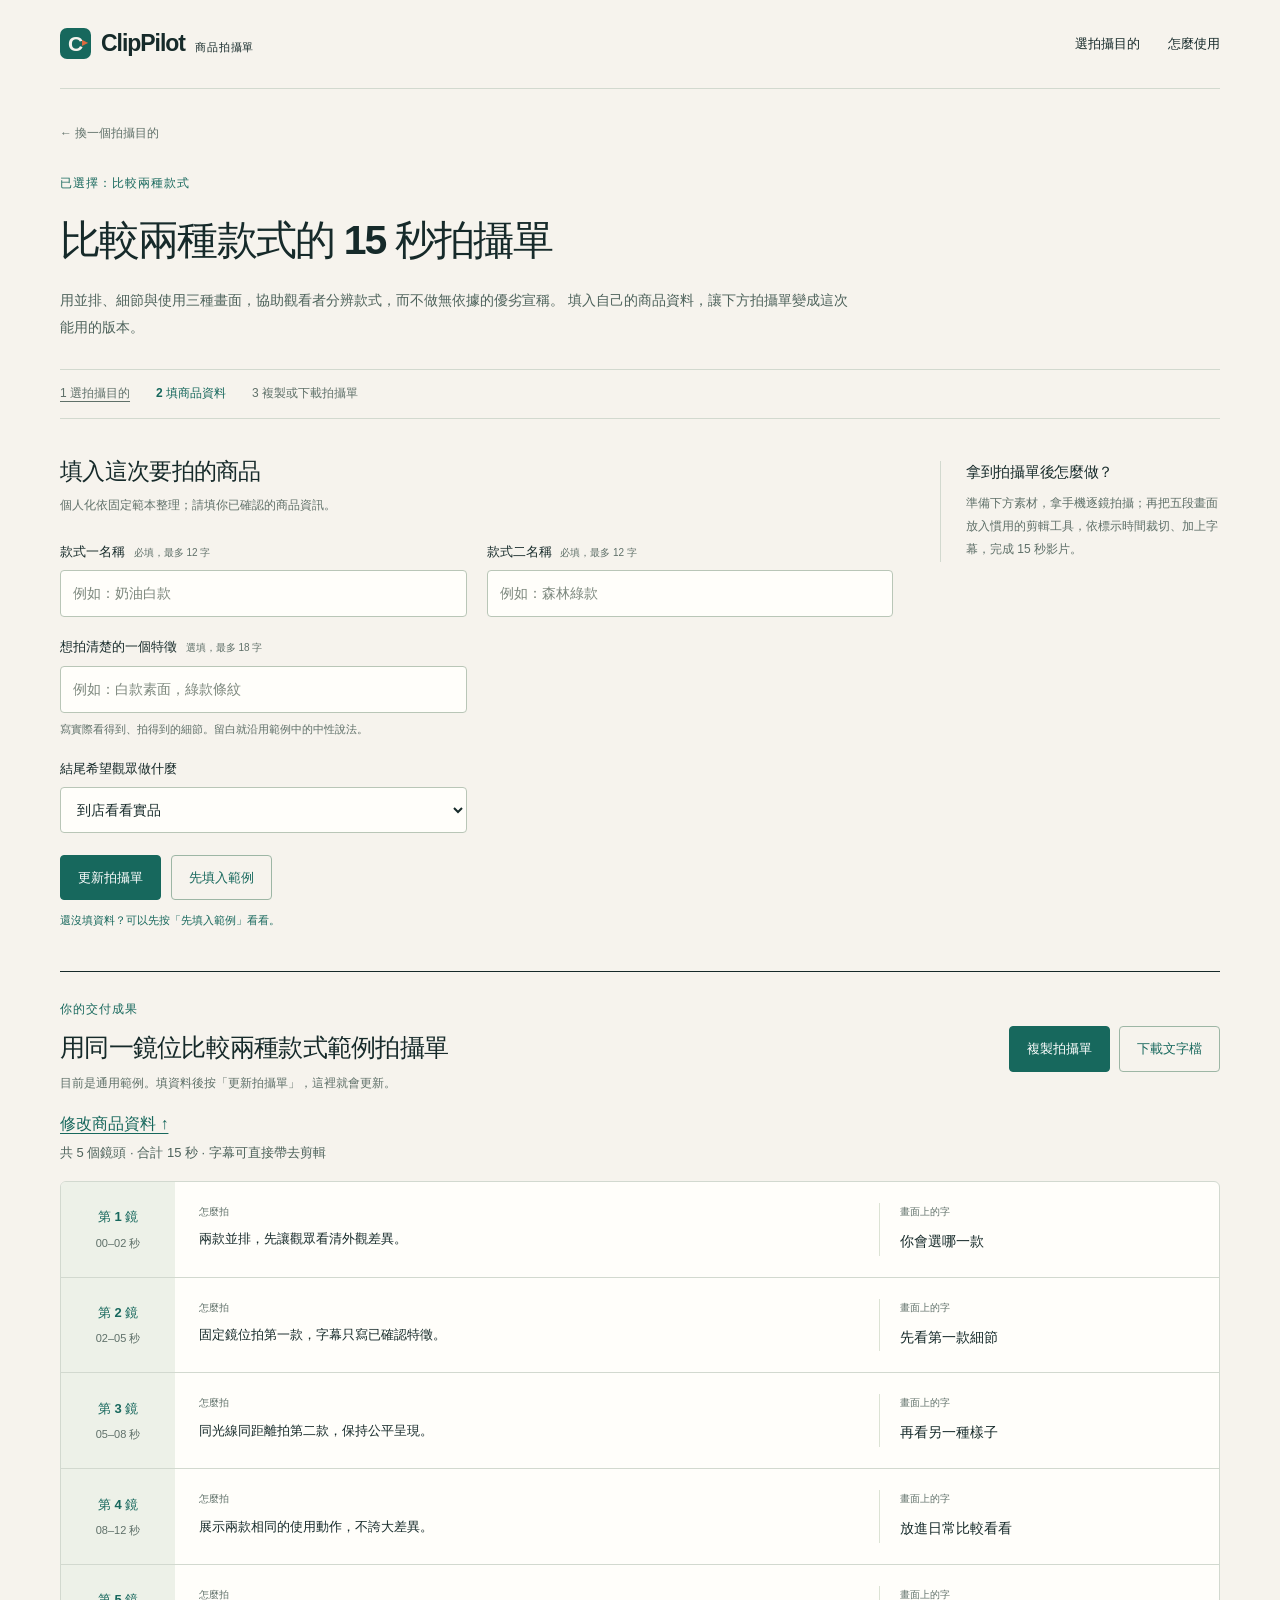
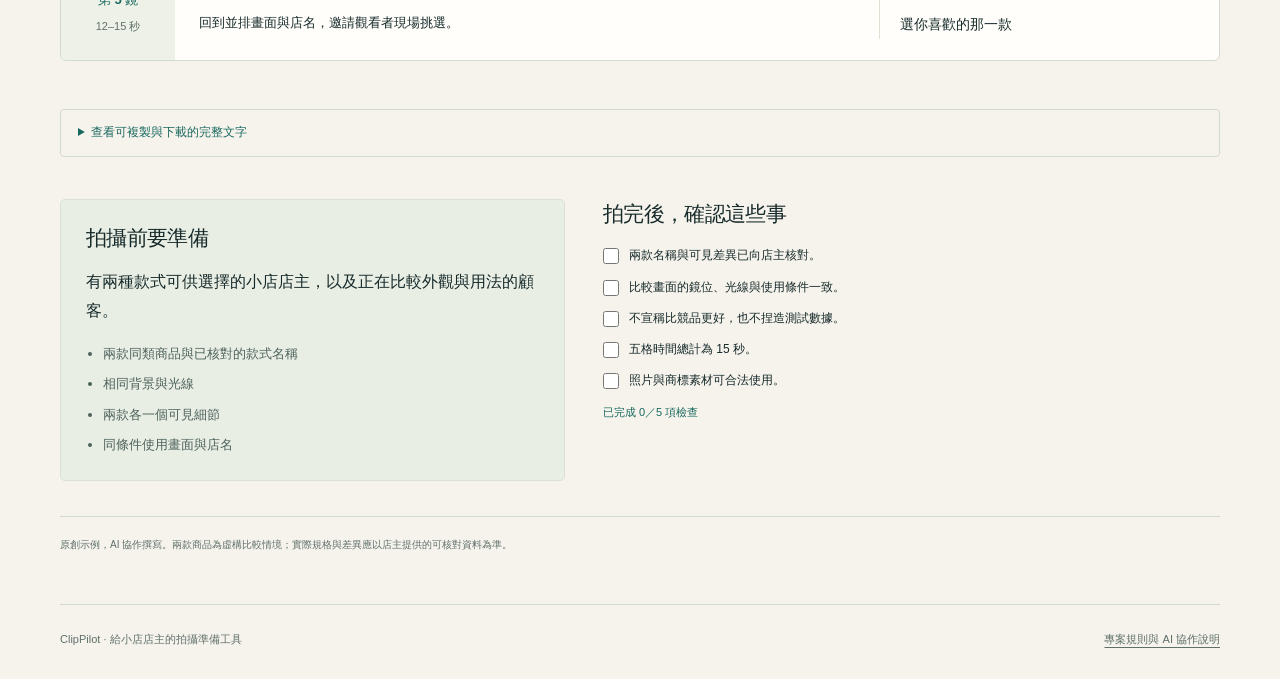
<file: guides/feature-comparison/index.html>
<!doctype html>
<html lang="zh-Hant"><head><meta charset="utf-8"><meta name="viewport" content="width=device-width,initial-scale=1"><meta name="description" content="選拍攝目的、填商品資料，帶走五個鏡頭的15秒商品拍攝單。"><title>比較兩種款式拍攝單 | ClipPilot 商品拍攝單</title><link rel="stylesheet" href="../../assets/site.css"><script defer src="../../assets/worksheet.js"></script><script defer src="../../assets/site.js"></script></head>
<body><a class="skip-link" href="#main">跳至主要內容</a><header class="site-header wrap"><a class="brand" href="../../index.html"><span class="brand-mark" aria-hidden="true">C<span>▶</span></span><span>ClipPilot<small>商品拍攝單</small></span></a><nav class="nav" aria-label="主要導覽"><a href="../../index.html#library">選拍攝目的</a><a href="../../index.html#how-to">怎麼使用</a></nav></header><main id="main"><article class="article wrap"><a class="back-link" href="../../index.html#library">← 換一個拍攝目的</a><header class="article-head"><p class="eyebrow">已選擇：比較兩種款式</p><h1>比較兩種款式的 15 秒拍攝單</h1><p class="lead">用並排、細節與使用三種畫面，協助觀看者分辨款式，而不做無依據的優劣宣稱。 填入自己的商品資料，讓下方拍攝單變成這次能用的版本。</p></header><ol class="guide-progress" aria-label="使用步驟"><li><a href="../../index.html#library">1 選拍攝目的</a></li><li>2 填商品資料</li><li>3 複製或下載拍攝單</li></ol>
<section id="worksheet" class="worksheet-layout"><div class="worksheet-inputs"><h2>填入這次要拍的商品</h2><p>個人化依固定範本整理；請填你已確認的商品資訊。</p><form id="worksheet-form" data-mode="comparison"><label for="product-name">款式一名稱 <span>必填，最多 12 字</span><input id="product-name" name="name" required maxlength="12" placeholder="例如：奶油白款" autocomplete="off"></label><label for="variant-name">款式二名稱 <span>必填，最多 12 字</span><input id="variant-name" name="variant" required maxlength="12" placeholder="例如：森林綠款" autocomplete="off"></label><label for="product-feature">想拍清楚的一個特徵 <span>選填，最多 18 字</span><input id="product-feature" name="feature" maxlength="18" placeholder="例如：白款素面，綠款條紋" autocomplete="off"></label><p class="field-help">寫實際看得到、拍得到的細節。留白就沿用範例中的中性說法。</p><label for="ending-action">結尾希望觀眾做什麼<select id="ending-action" name="action"><option>到店看看實品</option><option>私訊詢問商品</option><option>查看商品資訊</option></select></label><div class="form-actions"><button type="submit">更新拍攝單</button><button id="use-example" type="button" data-example-name="奶油白款" data-example-variant="森林綠款" data-example-feature="白款素面，綠款條紋">先填入範例</button></div><p id="sheet-feedback" role="status" aria-live="polite">還沒填資料？可以先按「先填入範例」看看。</p></form><noscript><p>目前仍可閱讀下方範例拍攝單；個人化、複製與下載需要啟用 JavaScript。</p></noscript><div class="worksheet-help"><h3>拿到拍攝單後怎麼做？</h3><p>準備下方素材，拿手機逐鏡拍攝；再把五段畫面放入慣用的剪輯工具，依標示時間裁切、加上字幕，完成 15 秒影片。</p></div></div></section>
<section id="worksheet-result" class="worksheet-result" aria-labelledby="sheet-product"><div class="result-head"><div><p class="eyebrow">你的交付成果</p><h2 id="sheet-product">用同一鏡位比較兩種款式範例拍攝單</h2><p id="sheet-notice" role="status">目前是通用範例。填資料後按「更新拍攝單」，這裡就會更新。</p><a class="edit-link" href="#worksheet">修改商品資料 ↑</a></div><div class="sheet-actions"><button id="copy-brief" type="button">複製拍攝單</button><button id="download-brief" type="button">下載文字檔</button></div></div><p class="sheet-time">共 5 個鏡頭 · 合計 15 秒 · 字幕可直接帶去剪輯</p><div class="shots"><article class="shot" data-index="0"><div class="shot-index">第 1 鏡<span class="seconds">00–02 秒</span></div><div class="shot-copy"><small class="shot-label">怎麼拍</small><p data-shot-visual>兩款並排，先讓觀眾看清外觀差異。</p><p class="caption"><small>畫面上的字</small><strong data-shot-caption>你會選哪一款</strong></p></div></article><article class="shot" data-index="1"><div class="shot-index">第 2 鏡<span class="seconds">02–05 秒</span></div><div class="shot-copy"><small class="shot-label">怎麼拍</small><p data-shot-visual>固定鏡位拍第一款，字幕只寫已確認特徵。</p><p class="caption"><small>畫面上的字</small><strong data-shot-caption>先看第一款細節</strong></p></div></article><article class="shot" data-index="2"><div class="shot-index">第 3 鏡<span class="seconds">05–08 秒</span></div><div class="shot-copy"><small class="shot-label">怎麼拍</small><p data-shot-visual>同光線同距離拍第二款，保持公平呈現。</p><p class="caption"><small>畫面上的字</small><strong data-shot-caption>再看另一種樣子</strong></p></div></article><article class="shot" data-index="3"><div class="shot-index">第 4 鏡<span class="seconds">08–12 秒</span></div><div class="shot-copy"><small class="shot-label">怎麼拍</small><p data-shot-visual>展示兩款相同的使用動作，不誇大差異。</p><p class="caption"><small>畫面上的字</small><strong data-shot-caption>放進日常比較看看</strong></p></div></article><article class="shot" data-index="4"><div class="shot-index">第 5 鏡<span class="seconds">12–15 秒</span></div><div class="shot-copy"><small class="shot-label">怎麼拍</small><p data-shot-visual>回到並排畫面與店名，邀請觀看者現場挑選。</p><p class="caption"><small>畫面上的字</small><strong data-shot-caption>選你喜歡的那一款</strong></p></div></article></div><p id="copy-status" role="status"></p><details class="brief-section"><summary>查看可複製與下載的完整文字</summary><pre id="brief">用同一鏡位比較兩種款式
素材：兩款同類商品與已核對的款式名稱、相同背景與光線、兩款各一個可見細節、同條件使用畫面與店名
00–02 秒｜兩款並排，先讓觀眾看清外觀差異。 字幕：你會選哪一款
02–05 秒｜固定鏡位拍第一款，字幕只寫已確認特徵。 字幕：先看第一款細節
05–08 秒｜同光線同距離拍第二款，保持公平呈現。 字幕：再看另一種樣子
08–12 秒｜展示兩款相同的使用動作，不誇大差異。 字幕：放進日常比較看看
12–15 秒｜回到並排畫面與店名，邀請觀看者現場挑選。 字幕：選你喜歡的那一款
檢查：兩款名稱與可見差異已向店主核對。；比較畫面的鏡位、光線與使用條件一致。；不宣稱比競品更好，也不捏造測試數據。；五格時間總計為 15 秒。；照片與商標素材可合法使用。</pre></details></section>
<section class="preparation"><div class="materials"><h2>拍攝前要準備</h2><p>有兩種款式可供選擇的小店店主，以及正在比較外觀與用法的顧客。</p><ul><li>兩款同類商品與已核對的款式名稱</li><li>相同背景與光線</li><li>兩款各一個可見細節</li><li>同條件使用畫面與店名</li></ul></div><div class="check-section"><h2>拍完後，確認這些事</h2><div class="checklist"><label><input type="checkbox" data-check="0"><span>兩款名稱與可見差異已向店主核對。</span></label><label><input type="checkbox" data-check="1"><span>比較畫面的鏡位、光線與使用條件一致。</span></label><label><input type="checkbox" data-check="2"><span>不宣稱比競品更好，也不捏造測試數據。</span></label><label><input type="checkbox" data-check="3"><span>五格時間總計為 15 秒。</span></label><label><input type="checkbox" data-check="4"><span>照片與商標素材可合法使用。</span></label></div><p id="check-status" aria-live="polite">已確認 0 / 5 項</p></div></section><p class="provenance">原創示例，AI 協作撰寫。兩款商品為虛構比較情境；實際規格與差異應以店主提供的可核對資料為準。</p></article><script id="guide-data" type="application/json">{"slug": "feature-comparison", "title": "用同一鏡位比較兩種款式", "category": "商品展示", "summary": "用並排、細節與使用三種畫面，協助觀看者分辨款式，而不做無依據的優劣宣稱。", "audience": "有兩種款式可供選擇的小店店主，以及正在比較外觀與用法的顧客。", "materials": ["兩款同類商品與已核對的款式名稱", "相同背景與光線", "兩款各一個可見細節", "同條件使用畫面與店名"], "shots": [{"seconds": 2, "visual": "兩款並排，先讓觀眾看清外觀差異。", "caption": "你會選哪一款"}, {"seconds": 3, "visual": "固定鏡位拍第一款，字幕只寫已確認特徵。", "caption": "先看第一款細節"}, {"seconds": 3, "visual": "同光線同距離拍第二款，保持公平呈現。", "caption": "再看另一種樣子"}, {"seconds": 4, "visual": "展示兩款相同的使用動作，不誇大差異。", "caption": "放進日常比較看看"}, {"seconds": 3, "visual": "回到並排畫面與店名，邀請觀看者現場挑選。", "caption": "選你喜歡的那一款"}], "checks": ["兩款名稱與可見差異已向店主核對。", "比較畫面的鏡位、光線與使用條件一致。", "不宣稱比競品更好，也不捏造測試數據。", "五格時間總計為 15 秒。", "照片與商標素材可合法使用。"], "related": ["product-reveal", "daily-scenario"], "updated": "2026-11-14", "provenance": "原創示例，AI 協作撰寫。兩款商品為虛構比較情境；實際規格與差異應以店主提供的可核對資料為準。"}</script></main><footer class="wrap"><span>ClipPilot · 給小店店主的拍攝準備工具</span><a href="../../maintenance/index.html">專案規則與 AI 協作說明</a></footer></body></html>
</file>
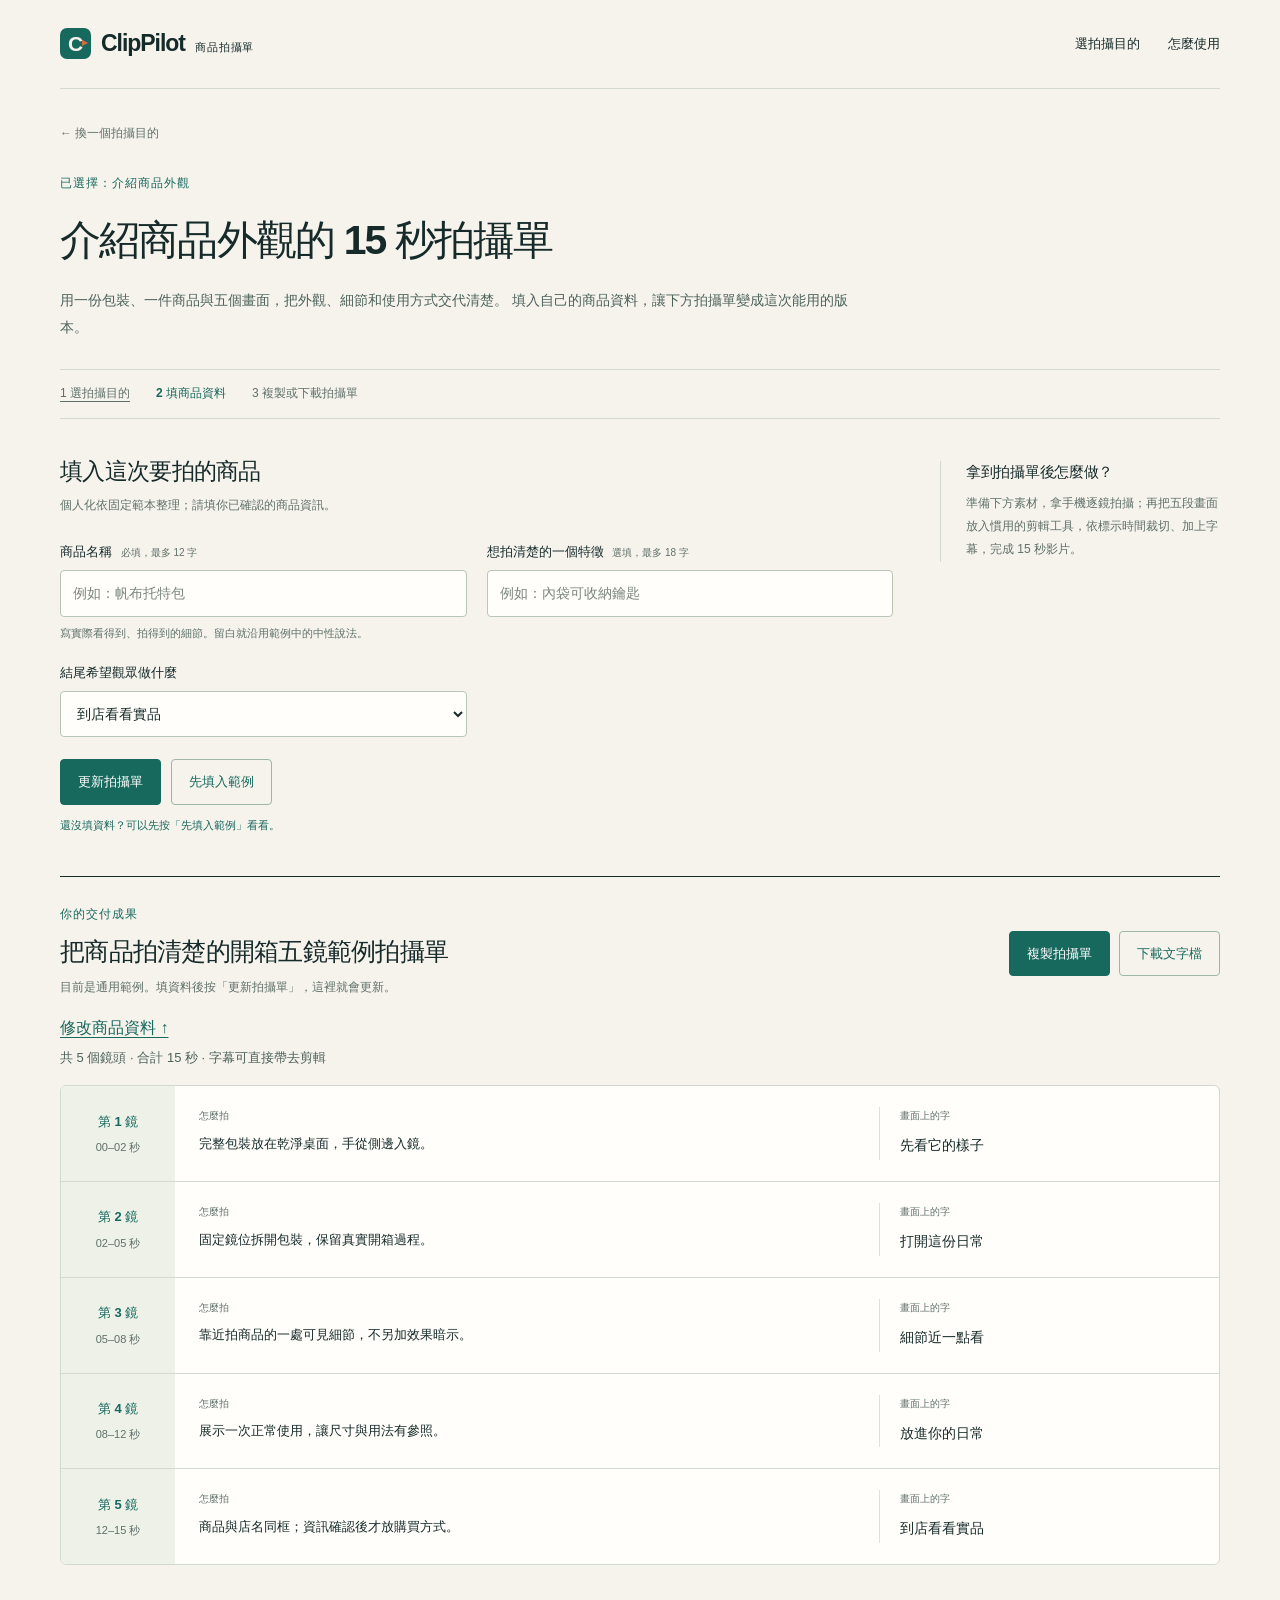
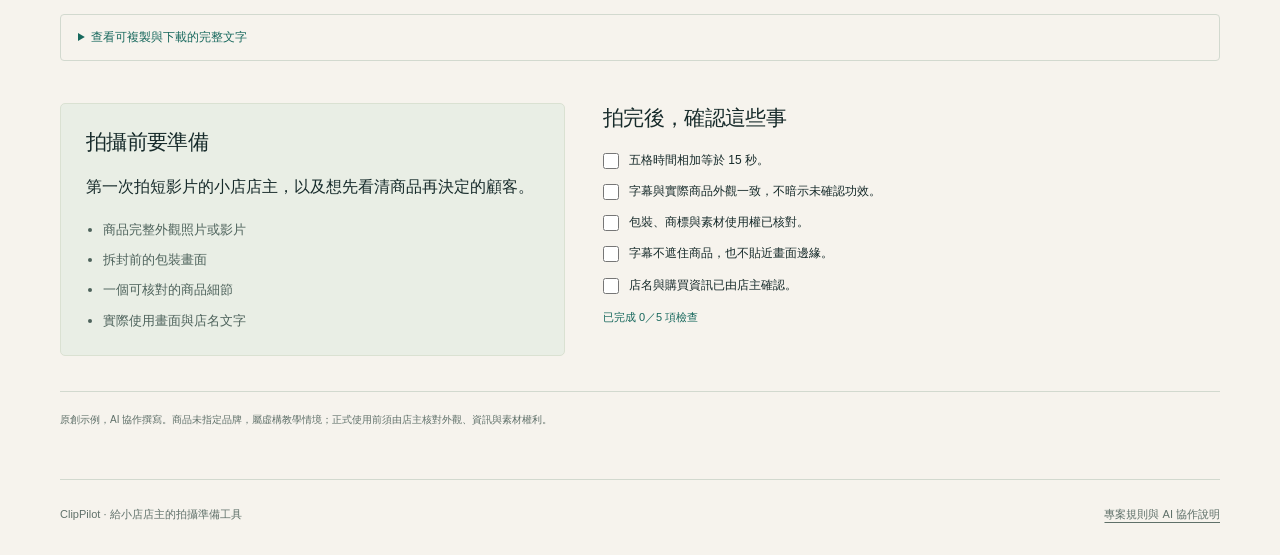
<file: guides/product-reveal/index.html>
<!doctype html>
<html lang="zh-Hant"><head><meta charset="utf-8"><meta name="viewport" content="width=device-width,initial-scale=1"><meta name="description" content="選拍攝目的、填商品資料，帶走五個鏡頭的15秒商品拍攝單。"><title>介紹商品外觀拍攝單 | ClipPilot 商品拍攝單</title><link rel="stylesheet" href="../../assets/site.css"><script defer src="../../assets/worksheet.js"></script><script defer src="../../assets/site.js"></script></head>
<body><a class="skip-link" href="#main">跳至主要內容</a><header class="site-header wrap"><a class="brand" href="../../index.html"><span class="brand-mark" aria-hidden="true">C<span>▶</span></span><span>ClipPilot<small>商品拍攝單</small></span></a><nav class="nav" aria-label="主要導覽"><a href="../../index.html#library">選拍攝目的</a><a href="../../index.html#how-to">怎麼使用</a></nav></header><main id="main"><article class="article wrap"><a class="back-link" href="../../index.html#library">← 換一個拍攝目的</a><header class="article-head"><p class="eyebrow">已選擇：介紹商品外觀</p><h1>介紹商品外觀的 15 秒拍攝單</h1><p class="lead">用一份包裝、一件商品與五個畫面，把外觀、細節和使用方式交代清楚。 填入自己的商品資料，讓下方拍攝單變成這次能用的版本。</p></header><ol class="guide-progress" aria-label="使用步驟"><li><a href="../../index.html#library">1 選拍攝目的</a></li><li>2 填商品資料</li><li>3 複製或下載拍攝單</li></ol>
<section id="worksheet" class="worksheet-layout"><div class="worksheet-inputs"><h2>填入這次要拍的商品</h2><p>個人化依固定範本整理；請填你已確認的商品資訊。</p><form id="worksheet-form" data-mode="single"><label for="product-name">商品名稱 <span>必填，最多 12 字</span><input id="product-name" name="name" required maxlength="12" placeholder="例如：帆布托特包" autocomplete="off"></label><label for="product-feature">想拍清楚的一個特徵 <span>選填，最多 18 字</span><input id="product-feature" name="feature" maxlength="18" placeholder="例如：內袋可收納鑰匙" autocomplete="off"></label><p class="field-help">寫實際看得到、拍得到的細節。留白就沿用範例中的中性說法。</p><label for="ending-action">結尾希望觀眾做什麼<select id="ending-action" name="action"><option>到店看看實品</option><option>私訊詢問商品</option><option>查看商品資訊</option></select></label><div class="form-actions"><button type="submit">更新拍攝單</button><button id="use-example" type="button" data-example-name="帆布托特包" data-example-variant="" data-example-feature="內袋可收納鑰匙">先填入範例</button></div><p id="sheet-feedback" role="status" aria-live="polite">還沒填資料？可以先按「先填入範例」看看。</p></form><noscript><p>目前仍可閱讀下方範例拍攝單；個人化、複製與下載需要啟用 JavaScript。</p></noscript><div class="worksheet-help"><h3>拿到拍攝單後怎麼做？</h3><p>準備下方素材，拿手機逐鏡拍攝；再把五段畫面放入慣用的剪輯工具，依標示時間裁切、加上字幕，完成 15 秒影片。</p></div></div></section>
<section id="worksheet-result" class="worksheet-result" aria-labelledby="sheet-product"><div class="result-head"><div><p class="eyebrow">你的交付成果</p><h2 id="sheet-product">把商品拍清楚的開箱五鏡範例拍攝單</h2><p id="sheet-notice" role="status">目前是通用範例。填資料後按「更新拍攝單」，這裡就會更新。</p><a class="edit-link" href="#worksheet">修改商品資料 ↑</a></div><div class="sheet-actions"><button id="copy-brief" type="button">複製拍攝單</button><button id="download-brief" type="button">下載文字檔</button></div></div><p class="sheet-time">共 5 個鏡頭 · 合計 15 秒 · 字幕可直接帶去剪輯</p><div class="shots"><article class="shot" data-index="0"><div class="shot-index">第 1 鏡<span class="seconds">00–02 秒</span></div><div class="shot-copy"><small class="shot-label">怎麼拍</small><p data-shot-visual>完整包裝放在乾淨桌面，手從側邊入鏡。</p><p class="caption"><small>畫面上的字</small><strong data-shot-caption>先看它的樣子</strong></p></div></article><article class="shot" data-index="1"><div class="shot-index">第 2 鏡<span class="seconds">02–05 秒</span></div><div class="shot-copy"><small class="shot-label">怎麼拍</small><p data-shot-visual>固定鏡位拆開包裝，保留真實開箱過程。</p><p class="caption"><small>畫面上的字</small><strong data-shot-caption>打開這份日常</strong></p></div></article><article class="shot" data-index="2"><div class="shot-index">第 3 鏡<span class="seconds">05–08 秒</span></div><div class="shot-copy"><small class="shot-label">怎麼拍</small><p data-shot-visual>靠近拍商品的一處可見細節，不另加效果暗示。</p><p class="caption"><small>畫面上的字</small><strong data-shot-caption>細節近一點看</strong></p></div></article><article class="shot" data-index="3"><div class="shot-index">第 4 鏡<span class="seconds">08–12 秒</span></div><div class="shot-copy"><small class="shot-label">怎麼拍</small><p data-shot-visual>展示一次正常使用，讓尺寸與用法有參照。</p><p class="caption"><small>畫面上的字</small><strong data-shot-caption>放進你的日常</strong></p></div></article><article class="shot" data-index="4"><div class="shot-index">第 5 鏡<span class="seconds">12–15 秒</span></div><div class="shot-copy"><small class="shot-label">怎麼拍</small><p data-shot-visual>商品與店名同框；資訊確認後才放購買方式。</p><p class="caption"><small>畫面上的字</small><strong data-shot-caption>到店看看實品</strong></p></div></article></div><p id="copy-status" role="status"></p><details class="brief-section"><summary>查看可複製與下載的完整文字</summary><pre id="brief">把商品拍清楚的開箱五鏡
素材：商品完整外觀照片或影片、拆封前的包裝畫面、一個可核對的商品細節、實際使用畫面與店名文字
00–02 秒｜完整包裝放在乾淨桌面，手從側邊入鏡。 字幕：先看它的樣子
02–05 秒｜固定鏡位拆開包裝，保留真實開箱過程。 字幕：打開這份日常
05–08 秒｜靠近拍商品的一處可見細節，不另加效果暗示。 字幕：細節近一點看
08–12 秒｜展示一次正常使用，讓尺寸與用法有參照。 字幕：放進你的日常
12–15 秒｜商品與店名同框；資訊確認後才放購買方式。 字幕：到店看看實品
檢查：五格時間相加等於 15 秒。；字幕與實際商品外觀一致，不暗示未確認功效。；包裝、商標與素材使用權已核對。；字幕不遮住商品，也不貼近畫面邊緣。；店名與購買資訊已由店主確認。</pre></details></section>
<section class="preparation"><div class="materials"><h2>拍攝前要準備</h2><p>第一次拍短影片的小店店主，以及想先看清商品再決定的顧客。</p><ul><li>商品完整外觀照片或影片</li><li>拆封前的包裝畫面</li><li>一個可核對的商品細節</li><li>實際使用畫面與店名文字</li></ul></div><div class="check-section"><h2>拍完後，確認這些事</h2><div class="checklist"><label><input type="checkbox" data-check="0"><span>五格時間相加等於 15 秒。</span></label><label><input type="checkbox" data-check="1"><span>字幕與實際商品外觀一致，不暗示未確認功效。</span></label><label><input type="checkbox" data-check="2"><span>包裝、商標與素材使用權已核對。</span></label><label><input type="checkbox" data-check="3"><span>字幕不遮住商品，也不貼近畫面邊緣。</span></label><label><input type="checkbox" data-check="4"><span>店名與購買資訊已由店主確認。</span></label></div><p id="check-status" aria-live="polite">已確認 0 / 5 項</p></div></section><p class="provenance">原創示例，AI 協作撰寫。商品未指定品牌，屬虛構教學情境；正式使用前須由店主核對外觀、資訊與素材權利。</p></article><script id="guide-data" type="application/json">{"slug": "product-reveal", "title": "把商品拍清楚的開箱五鏡", "category": "商品展示", "summary": "用一份包裝、一件商品與五個畫面，把外觀、細節和使用方式交代清楚。", "audience": "第一次拍短影片的小店店主，以及想先看清商品再決定的顧客。", "materials": ["商品完整外觀照片或影片", "拆封前的包裝畫面", "一個可核對的商品細節", "實際使用畫面與店名文字"], "shots": [{"seconds": 2, "visual": "完整包裝放在乾淨桌面，手從側邊入鏡。", "caption": "先看它的樣子"}, {"seconds": 3, "visual": "固定鏡位拆開包裝，保留真實開箱過程。", "caption": "打開這份日常"}, {"seconds": 3, "visual": "靠近拍商品的一處可見細節，不另加效果暗示。", "caption": "細節近一點看"}, {"seconds": 4, "visual": "展示一次正常使用，讓尺寸與用法有參照。", "caption": "放進你的日常"}, {"seconds": 3, "visual": "商品與店名同框；資訊確認後才放購買方式。", "caption": "到店看看實品"}], "checks": ["五格時間相加等於 15 秒。", "字幕與實際商品外觀一致，不暗示未確認功效。", "包裝、商標與素材使用權已核對。", "字幕不遮住商品，也不貼近畫面邊緣。", "店名與購買資訊已由店主確認。"], "related": ["daily-scenario", "feature-comparison"], "updated": "2026-11-14", "provenance": "原創示例，AI 協作撰寫。商品未指定品牌，屬虛構教學情境；正式使用前須由店主核對外觀、資訊與素材權利。"}</script></main><footer class="wrap"><span>ClipPilot · 給小店店主的拍攝準備工具</span><a href="../../maintenance/index.html">專案規則與 AI 協作說明</a></footer></body></html>
</file>
<file: assets/site.css>
/* Shared presentation for the choose → fill → take-away worksheet workflow. */
:root {
  color-scheme: light;
  --paper: #f6f3ed;
  --ink: #162a2a;
  --teal: #17685d;
  --orange: #de693f;
  --muted: #5f7069;
  --line: #d2d9cf;
  --white: #fffefa;
  --soft: #e9eee5;
  font-family: "Noto Sans TC", "PingFang TC", "Microsoft JhengHei", sans-serif;
  font-synthesis: none;
}
* { box-sizing: border-box; }
html { scroll-behavior: smooth; scroll-padding-top: 24px; }
body { margin: 0; color: var(--ink); background: var(--paper); font-size: 16px; line-height: 1.8; -webkit-font-smoothing: antialiased; }
img, svg { display: block; max-width: 100%; height: auto; }
a { color: var(--teal); text-underline-offset: 4px; }
a:hover { color: #104d44; }
button, input, select { font: inherit; max-width: 100%; }
button, a, input, select { -webkit-tap-highlight-color: transparent; }
button { cursor: pointer; }
button:disabled { cursor: wait; opacity: .7; }
button:focus-visible, a:focus-visible, input:focus-visible, select:focus-visible, summary:focus-visible { outline: 3px solid var(--orange); outline-offset: 4px; }
[hidden] { display: none !important; }
h1, h2, h3, p { margin-top: 0; }
h1, h2, h3 { line-height: 1.45; text-wrap: balance; }
h1 { font-size: clamp(2rem, 3.5vw, 3.1rem); letter-spacing: -.045em; font-weight: 800; margin-bottom: 22px; }
h2 { font-size: clamp(1.45rem, 2.4vw, 1.9rem); letter-spacing: -.03em; margin-bottom: 15px; }
h3 { font-size: 19px; letter-spacing: -.02em; margin-bottom: 12px; }
p { margin-bottom: 1em; }
ul, ol { padding-left: 1.3em; }
::selection { background: #c7ded0; }
.wrap { width: min(1160px, calc(100% - 80px)); margin-inline: auto; }
.skip-link { position: fixed; top: 10px; left: 20px; z-index: 10; padding: 9px 17px; border-radius: 4px; color: var(--paper); background: var(--ink); transform: translateY(-170%); }
.skip-link:focus { transform: translateY(0); color: white; }
.site-header { display: flex; align-items: center; justify-content: space-between; gap: 25px; min-height: 89px; border-bottom: 1px solid var(--line); }
.brand { display: inline-flex; align-items: center; gap: 10px; color: var(--ink); text-decoration: none; font-size: 23px; font-weight: 800; letter-spacing: -.045em; white-space: nowrap; }
.brand > span:last-child { display: flex; align-items: baseline; gap: 10px; }
.brand small { font-size: 11px; font-weight: 500; letter-spacing: .08em; }
.brand-mark { position: relative; display: grid; place-items: center; flex-shrink: 0; width: 31px; height: 31px; border-radius: 7px; color: var(--paper); background: var(--teal); font-size: 21px; line-height: 1; letter-spacing: 0; }
.brand-mark > span { position: absolute; right: 3px; top: 11px; font-size: 8px; color: var(--orange); }
.nav { display: flex; align-items: center; gap: 28px; font-size: 13px; font-weight: 600; }
.nav a { text-decoration: none; color: var(--ink); }
.nav a:hover { color: var(--teal); }
.hero { padding-block: 53px 58px; }
.hero-grid { display: grid; grid-template-columns: 1.13fr 1fr; gap: 55px; align-items: center; }
.hero-copy, .hero-art { min-width: 0; }
.eyebrow { color: var(--teal); font-size: 12px; font-weight: 700; letter-spacing: .08em; margin-bottom: 17px; }
.hero .lead { font-size: 16px; max-width: 540px; }
.lead { color: #4d625b; font-size: 16px; line-height: 1.95; }
.primary-link { display: inline-flex; align-items: center; padding: 11px 21px; margin-top: 8px; border: 1px solid var(--teal); border-radius: 4px; background: var(--teal); color: white; text-decoration: none; font-size: 14px; font-weight: 600; }
.primary-link:hover { color: white; background: #105147; }
.secondary-link { display: block; width: fit-content; margin-top: 15px; font-size: 13px; }
.scope-note { font-size: 12px; line-height: 1.9; color: var(--muted); margin: 24px 0 0; max-width: 490px; }
.sample-sheet { background: var(--white); border: 1px solid #c4d2c3; border-radius: 9px; padding: 24px 27px 18px; box-shadow: 0 10px 28px #162a2a08; }
.sample-sheet-head { margin-bottom: 14px; }
.sample-sheet-head h2 { font-size: 22px; margin-block: 12px 4px; }
.sample-sheet-head p { color: var(--muted); font-size: 11px; margin-bottom: 0; }
.tag { display: inline-flex; padding: 3px 8px; border-radius: 3px; color: var(--teal); background: var(--soft); font-size: 11px; font-weight: 600; }
.sample-row { display: grid; grid-template-columns: 75px minmax(0, 1fr); align-items: start; gap: 13px; padding-block: 12px; border-top: 1px solid #e2e6dc; }
.sample-time { padding-top: 2px; font-size: 11px; font-weight: 700; color: var(--teal); font-variant-numeric: tabular-nums; white-space: nowrap; }
.sample-text b { display: block; font-size: 13px; margin-bottom: 1px; }
.sample-text > span { display: block; color: var(--muted); font-size: 11px; line-height: 1.7; }
.sample-note { color: var(--muted); font-size: 10px; margin: 13px 0 0; }
.section-head { display: flex; align-items: end; justify-content: space-between; gap: 24px; padding-top: 29px; border-top: 1px solid var(--line); margin-bottom: 23px; }
.section-head h2 { margin-bottom: 0; }
.section-head .eyebrow { margin-bottom: 7px; }
.how-steps { display: grid; grid-template-columns: repeat(3, minmax(0, 1fr)); gap: 35px; padding-bottom: 39px; }
.step { min-width: 0; display: grid; grid-template-columns: 31px minmax(0, 1fr); column-gap: 12px; align-content: start; }
.step > span { display: grid; place-items: center; grid-row: 1 / span 2; height: 29px; width: 29px; border-radius: 50%; background: var(--soft); color: var(--teal); font-size: 13px; font-weight: 700; }
.step h3 { font-size: 16px; margin-bottom: 7px; }
.step p { color: var(--muted); font-size: 12px; line-height: 1.9; margin: 0; }
.library { padding-bottom: 61px; }
.goal-grid { display: grid; grid-template-columns: repeat(4, minmax(0, 1fr)); gap: 17px; }
.guide-card { display: flex; flex-direction: column; min-width: 0; padding: 22px 20px 18px; border: 1px solid var(--line); border-radius: 6px; background: var(--white); transition: border-color .15s, box-shadow .15s; }
.guide-card:hover, .guide-card:focus-within { border-color: #80a28e; box-shadow: 0 4px 14px #162a2a08; }
.card-top { display: flex; justify-content: space-between; align-items: center; gap: 10px; margin-bottom: 22px; }
.card-number { font-size: 13px; font-weight: 600; font-variant-numeric: tabular-nums; color: #7a8b7d; }
.guide-card h3 { font-size: 20px; margin-bottom: 12px; }
.card-link { display: block; color: var(--ink); text-decoration: none; font-size: inherit; line-height: 1.5; }
.card-link > span { color: var(--teal); font-weight: 400; white-space: nowrap; }
.guide-card > p { color: var(--muted); font-size: 12px; line-height: 1.9; }
.guide-card .card-outcome { border-top: 1px solid #e3e7de; padding-top: 14px; margin-top: auto; margin-bottom: 0; color: var(--teal); font-size: 10px; }
footer { display: flex; flex-wrap: wrap; justify-content: space-between; align-items: center; gap: 12px 25px; padding-block: 25px 30px; border-top: 1px solid var(--line); color: var(--muted); font-size: 11px; }
footer a { color: var(--muted); }
.article { padding-block: 29px 50px; }
.back-link { display: inline-flex; font-size: 12px; color: var(--muted); text-decoration: none; margin-bottom: 28px; }
.article-head { max-width: 850px; margin-bottom: 25px; }
.article-head h1 { font-size: clamp(1.9rem, 3.2vw, 2.7rem); margin-bottom: 16px; }
.article-head .lead { max-width: 790px; font-size: 14px; }
.guide-progress { display: flex; flex-wrap: wrap; gap: 11px 26px; border-block: 1px solid var(--line); padding: 13px 0; margin-block: 28px 36px; list-style: none; color: var(--muted); font-size: 12px; }
.guide-progress li:nth-child(2) { color: var(--teal); font-weight: 700; }
.guide-progress a { color: var(--muted); }
.worksheet-layout { margin-bottom: 40px; }
.worksheet-inputs { display: grid; grid-template-columns: minmax(0, 1fr) 280px; gap: 0 47px; }
.worksheet-inputs > h2, .worksheet-inputs > p, .worksheet-inputs > form, .worksheet-inputs > noscript { grid-column: 1; }
.worksheet-inputs > h2 { font-size: 23px; margin-bottom: 7px; }
.worksheet-inputs > p { color: var(--muted); font-size: 12px; margin-bottom: 23px; }
#worksheet-form { display: grid; grid-template-columns: repeat(2, minmax(0, 1fr)); gap: 18px 20px; }
#worksheet-form label { min-width: 0; font-size: 13px; font-weight: 700; }
#worksheet-form label > span:not(.field-error) { font-size: 10px; font-weight: 400; color: var(--muted); margin-left: 5px; }
#worksheet-form input, #worksheet-form select { display: block; width: 100%; min-width: 0; margin-top: 7px; padding: 10px 12px; min-height: 46px; border: 1px solid #b9c6b7; border-radius: 4px; background: var(--white); color: var(--ink); font-size: 14px; font-weight: 400; }
#worksheet-form input::placeholder { color: #7d887e; }
#worksheet-form input[aria-invalid="true"], #worksheet-form select[aria-invalid="true"] { border-color: #a23d23; }
.field-help { grid-column: 1 / -1; color: var(--muted); font-size: 11px; margin: -11px 0 -1px; }
.field-error { display: block; color: #9a3821; font-size: 11px; font-weight: 500; margin-top: 6px; line-height: 1.7; }
.form-actions { grid-column: 1 / -1; display: flex; flex-wrap: wrap; gap: 10px; margin-top: 4px; }
button { border: 1px solid var(--teal); background: var(--teal); color: white; padding: 10px 17px; border-radius: 4px; font-size: 13px; font-weight: 600; }
button:hover { background: #105147; border-color: #105147; }
#use-example, #download-brief { background: transparent; color: var(--teal); border-color: #9db6a5; }
#use-example:hover, #download-brief:hover { background: var(--soft); border-color: var(--teal); }
#sheet-feedback { grid-column: 1 / -1; color: var(--teal); font-size: 11px; min-height: 1.8em; margin: -7px 0 0; }
.worksheet-help { grid-column: 2; grid-row: 1 / span 4; align-self: start; padding-left: 25px; border-left: 1px solid var(--line); margin-top: 6px; }
.worksheet-help h3 { font-size: 15px; margin-bottom: 9px; }
.worksheet-help p, noscript p { color: var(--muted); font-size: 12px; line-height: 1.95; }
.worksheet-help p:last-child { margin-bottom: 0; }
.worksheet-result { border-top: 1px solid var(--ink); padding-top: 27px; margin-top: 38px; }
.result-head { display: flex; align-items: start; justify-content: space-between; gap: 22px; }
.result-head > div:first-child { min-width: 0; }
.result-head .eyebrow { margin-bottom: 8px; }
#sheet-product { overflow-wrap: anywhere; font-size: 25px; margin-bottom: 8px; }
#sheet-notice { color: var(--muted); font-size: 12px; line-height: 1.8; margin-bottom: 15px; }
.sheet-actions { display: flex; flex-wrap: wrap; flex-shrink: 0; gap: 9px; margin-top: 27px; }
.sheet-time { font-size: 11px; color: var(--teal); margin-block: 3px 16px; }
.shots { border: 1px solid var(--line); background: var(--white); border-radius: 6px; overflow: hidden; }
.shot { display: grid; grid-template-columns: 114px minmax(0, 1fr); min-width: 0; }
.shot + .shot { border-top: 1px solid var(--line); }
.shot-index { display: flex; flex-direction: column; justify-content: center; align-items: center; gap: 5px; padding: 20px 10px; color: var(--teal); background: #edf1e8; font-size: 13px; font-weight: 700; }
.seconds { color: var(--muted); font-size: 11px; font-weight: 500; white-space: nowrap; font-variant-numeric: tabular-nums; }
.shot-copy { min-width: 0; display: grid; grid-template-columns: minmax(0, 1fr) minmax(160px, .48fr); gap: 3px 23px; padding: 21px 24px; }
.shot-label { grid-column: 1; color: var(--muted); font-size: 10px; }
.shot-copy > p:not(.caption) { grid-column: 1; font-size: 13px; line-height: 1.9; margin: 0; overflow-wrap: anywhere; }
.caption { grid-column: 2; grid-row: 1 / span 2; align-self: center; border-left: 1px solid #dce3d4; padding-left: 20px; margin: 0; overflow-wrap: anywhere; }
.caption > small { display: block; color: var(--muted); font-size: 10px; margin-bottom: 6px; }
.caption > strong { font-size: 14px; font-weight: 600; color: var(--ink); }
#copy-status { min-height: 1.8em; color: var(--teal); font-size: 12px; margin-block: 11px; }
.brief-section { border: 1px solid var(--line); border-radius: 4px; margin-top: 16px; }
.brief-section summary { cursor: pointer; padding: 12px 17px; font-size: 12px; color: var(--teal); }
#brief { white-space: pre-wrap; overflow-wrap: anywhere; word-break: normal; font: inherit; font-size: 12px; line-height: 1.95; background: #edf0e7; border-top: 1px solid var(--line); padding: 20px; margin: 0; }
.preparation { display: grid; grid-template-columns: .9fr 1.1fr; gap: 38px; margin-top: 42px; }
.preparation h2 { font-size: 21px; }
.materials { background: var(--soft); border: 1px solid #dae1d2; border-radius: 5px; padding: 23px 25px; align-self: start; }
.materials ul { color: #4d625b; font-size: 13px; margin-bottom: 0; }
.materials li + li { margin-top: 7px; }
.checklist { display: grid; gap: 9px; }
.checklist label { display: flex; align-items: flex-start; gap: 10px; font-size: 12px; line-height: 1.85; cursor: pointer; }
.checklist input { accent-color: var(--teal); width: 16px; height: 16px; flex: 0 0 auto; margin: 4px 0 0; cursor: pointer; }
#check-status { color: var(--teal); font-size: 11px; margin-block: 12px 0; }
.provenance { border-top: 1px solid var(--line); color: var(--muted); font-size: 10px; line-height: 1.9; padding-top: 18px; margin-block: 35px 0; }
.article > section + section:not(.worksheet-result):not(.preparation) { margin-top: 34px; }
.rules-grid { display: grid; grid-template-columns: repeat(3, minmax(0, 1fr)); gap: 18px; margin-block: 25px; }
.rule-card { min-width: 0; padding: 23px; border: 1px solid var(--line); border-radius: 5px; background: var(--white); }
.rule-card h3 { font-size: 16px; }
.rule-card p, .article > section > p, .article > section > ul { color: #4d625b; font-size: 13px; }
.rule-card p:last-child { margin-bottom: 0; }
.code { display: block; white-space: pre-wrap; overflow-wrap: anywhere; font-family: Consolas, monospace; font-size: 12px; background: var(--soft); border-radius: 4px; padding: 20px; }
@media (max-width: 1000px) {
  .wrap { width: calc(100% - 56px); }
  .hero-grid { gap: 30px; grid-template-columns: 1.05fr 1fr; }
  .hero h1 { font-size: 2.45rem; }
  .hero .lead { font-size: 14px; }
  .sample-sheet { padding: 21px; }
  .sample-row { gap: 10px; grid-template-columns: 69px minmax(0, 1fr); }
  .goal-grid { grid-template-columns: repeat(2, minmax(0, 1fr)); }
  .worksheet-inputs { grid-template-columns: minmax(0, 1fr) 220px; gap: 0 30px; }
  #worksheet-form { grid-template-columns: 1fr; }
  .sheet-actions { flex-direction: column; }
  .shot-copy { gap: 3px 18px; padding: 19px; grid-template-columns: minmax(0, 1fr) minmax(140px, .48fr); }
}
@media (max-width: 760px) {
  .hero { padding-block: 36px 39px; }
  .hero-grid { grid-template-columns: 1fr; gap: 29px; }
  .hero-copy { max-width: 600px; }
  .hero h1 { font-size: clamp(2.15rem, 5.3vw, 2.9rem); }
  .sample-sheet { width: 100%; max-width: 560px; }
  .scope-note { margin-top: 20px; }
  .how-steps { gap: 23px; padding-bottom: 28px; }
  .step { grid-template-columns: 1fr; gap: 10px; }
  .step > span { grid-row: auto; }
  .step h3 { margin-bottom: 0; }
  .worksheet-inputs { grid-template-columns: 1fr; }
  .worksheet-help { grid-column: 1; grid-row: auto; margin-top: 24px; padding-left: 16px; }
  #worksheet-form { grid-template-columns: repeat(2, minmax(0, 1fr)); }
  .result-head { flex-direction: column; gap: 0; }
  .sheet-actions { flex-direction: row; margin-block: 4px 17px; }
  .preparation { grid-template-columns: 1fr; gap: 29px; }
  .shot { grid-template-columns: 90px minmax(0, 1fr); }
  .shot-copy { display: block; }
  .shot-label { display: block; margin-bottom: 4px; }
  .shot-copy > p:not(.caption) { font-size: 13px; }
  .caption { margin-top: 12px; padding: 9px 12px; border-left: 2px solid #c8d6be; background: #f0f3eb; }
  .caption > small { margin-bottom: 2px; }
  .rules-grid { grid-template-columns: 1fr; }
}
@media (max-width: 480px) {
  .wrap { width: calc(100% - 40px); }
  .site-header { min-height: 73px; gap: 12px; }
  .brand { font-size: 21px; gap: 8px; }
  .brand > span:last-child { display: block; line-height: 1.05; }
  .brand small { display: block; font-size: 8px; margin-top: 5px; }
  .brand-mark { width: 28px; height: 28px; font-size: 19px; }
  .brand-mark > span { top: 10px; font-size: 7px; }
  .nav { gap: 15px; font-size: 11px; }
  .hero h1 { font-size: 2.1rem; }
  .hero .lead { font-size: 14px; }
  .hero .eyebrow { font-size: 11px; }
  .primary-link { padding-inline: 17px; }
  .sample-sheet { padding: 19px 18px 16px; }
  .sample-sheet-head h2 { font-size: 21px; }
  .sample-row { grid-template-columns: 66px minmax(0, 1fr); }
  .sample-time { font-size: 10px; }
  .section-head { padding-top: 25px; margin-bottom: 21px; }
  .section-head h2 { font-size: 24px; }
  .how-steps { grid-template-columns: 1fr; gap: 21px; }
  .step { grid-template-columns: 29px minmax(0, 1fr); column-gap: 12px; row-gap: 4px; }
  .step > span { grid-row: 1 / span 2; }
  .step p { grid-column: 2; }
  .goal-grid { grid-template-columns: 1fr; gap: 14px; }
  .guide-card { padding: 21px; }
  .card-top { margin-bottom: 17px; }
  .guide-card h3 { font-size: 22px; }
  .guide-card > p { font-size: 13px; }
  .guide-card .card-outcome { font-size: 11px; }
  .library { padding-bottom: 39px; }
  footer { flex-direction: column; align-items: flex-start; gap: 5px; font-size: 10px; padding-block: 22px; }
  .article { padding-block: 23px 37px; }
  .back-link { margin-bottom: 23px; }
  .article-head h1 { font-size: 1.9rem; }
  .guide-progress { gap: 6px 13px; font-size: 10px; margin-block: 24px 28px; }
  #worksheet-form { grid-template-columns: 1fr; gap: 18px; }
  .worksheet-inputs > h2 { font-size: 22px; }
  #worksheet-form label { font-size: 13px; }
  #worksheet-form input, #worksheet-form select { font-size: 16px; }
  #sheet-feedback { font-size: 11px; }
  #sheet-product { font-size: 23px; }
  .sheet-actions { width: 100%; gap: 9px; }
  .sheet-actions button { flex: 1; padding-inline: 9px; font-size: 12px; }
  .shot { grid-template-columns: 73px minmax(0, 1fr); }
  .shot-index { justify-content: flex-start; padding: 20px 7px; font-size: 12px; }
  .seconds { font-size: 9px; }
  .shot-copy { padding: 17px 15px; }
  .caption > strong { font-size: 13px; }
  #brief { padding: 16px; font-size: 11px; }
  .materials { padding: 20px; }
  .checklist label { font-size: 12px; }
}
@media (prefers-reduced-motion: reduce) {
  html { scroll-behavior: auto; }
  *, *::before, *::after { transition: none !important; animation: none !important; }
}
</file>
